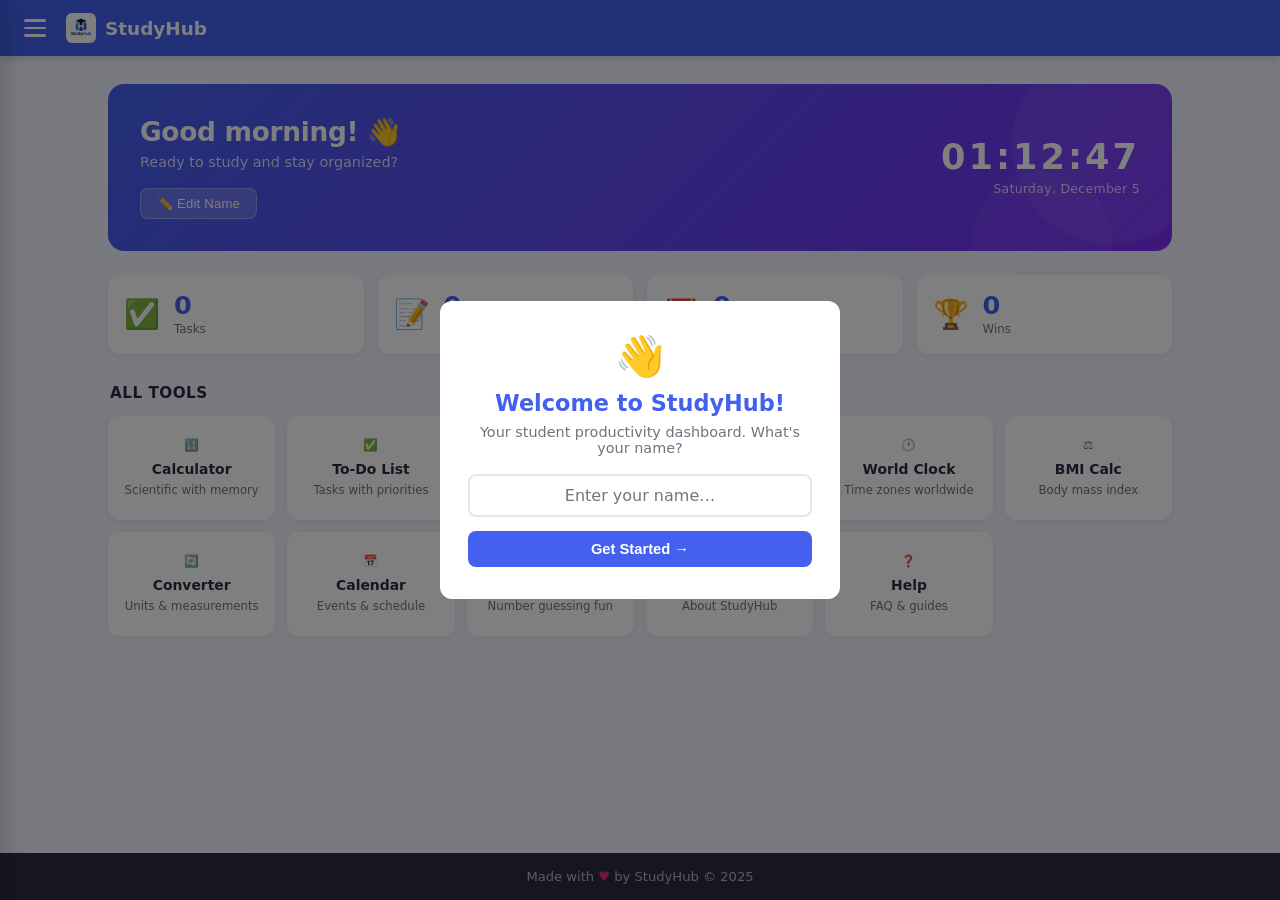
<file: index.html>
<!DOCTYPE html>
<html lang="en">
<head>
  <meta charset="UTF-8">
  <meta name="viewport" content="width=device-width, initial-scale=1.0">
  <title>StudyHub – Student Dashboard</title>
  <link rel="stylesheet" href="css/style.css">
  <link rel="stylesheet" href="css/home.css">
</head>
<body>

<!-- NAME MODAL -->
<div class="modal-overlay hidden" id="nameModal">
  <div class="modal-box">
    <div style="font-size:2.5rem;margin-bottom:10px">👋</div>
    <h2>Welcome to StudyHub!</h2>
    <p>Your student productivity dashboard. What's your name?</p>
    <input type="text" class="input" id="nameInput" placeholder="Enter your name…" maxlength="30" autofocus>
    <button class="btn btn-primary w-full" onclick="saveName()">Get Started →</button>
  </div>
</div>

<!-- OVERLAY + SIDEBAR -->
<div class="overlay" id="overlay"></div>
<aside class="sidebar" id="sidebar">
  <div class="sidebar-header">
    <img src="images/logo.png" alt="StudyHub">
    <span class="sidebar-title">StudyHub</span>
    <button class="sidebar-close" id="sidebarClose">✕</button>
  </div>
  <nav class="sidebar-nav">
    <a href="index.html" class="sidebar-link active"><span class="link-icon">🏠</span> Home</a>
    <a href="calculator.html" class="sidebar-link"><span class="link-icon">🔢</span> Calculator</a>
    <a href="todo.html" class="sidebar-link"><span class="link-icon">✅</span> To-Do</a>
    <a href="notes.html" class="sidebar-link"><span class="link-icon">📝</span> Notes</a>
    <a href="stopwatch.html" class="sidebar-link"><span class="link-icon">⏱️</span> Stopwatch</a>
    <a href="clock.html" class="sidebar-link"><span class="link-icon">🕐</span> Clock</a>
    <a href="bmi.html" class="sidebar-link"><span class="link-icon">⚖️</span> BMI Calculator</a>
    <a href="converter.html" class="sidebar-link"><span class="link-icon">🔄</span> Converter</a>
    <a href="calendar.html" class="sidebar-link"><span class="link-icon">📅</span> Calendar</a>
    <a href="game.html" class="sidebar-link"><span class="link-icon">🎯</span> Guess Game</a>
    <a href="about.html" class="sidebar-link"><span class="link-icon">ℹ️</span> About</a>
    <a href="help.html" class="sidebar-link"><span class="link-icon">❓</span> Help</a>
  </nav>
  <div class="sidebar-footer">StudyHub &copy; 2025</div>
</aside>

<!-- NAVBAR -->
<nav class="navbar">
  <div class="nav-container">
    <button class="hamburger" id="hamburger" aria-label="Menu">
      <span></span><span></span><span></span>
    </button>
    <a href="index.html" class="nav-brand">
      <img src="images/logo.png" alt="StudyHub" class="nav-logo">
      <span class="brand-text">StudyHub</span>
    </a>
  </div>
</nav>

<main class="main">

  <!-- WELCOME BANNER -->
  <div class="banner">
    <div class="banner-left">
      <h1 id="greetMsg">Good morning! 👋</h1>
      <p id="greetSub">Ready to study and stay organized?</p>
      <button class="edit-btn" onclick="editName()">✏️ Edit Name</button>
    </div>
    <div class="banner-right">
      <div class="live-time" id="liveTime">00:00:00</div>
      <div class="live-date" id="liveDate">Loading…</div>
    </div>
  </div>

  <!-- STATS -->
  <div class="stats-row">
    <div class="stat-box">
      <span class="stat-icon">✅</span>
      <div>
        <div class="stat-num" id="statTodo">0</div>
        <div class="stat-lbl">Tasks</div>
      </div>
    </div>
    <div class="stat-box">
      <span class="stat-icon">📝</span>
      <div>
        <div class="stat-num" id="statNotes">0</div>
        <div class="stat-lbl">Notes</div>
      </div>
    </div>
    <div class="stat-box">
      <span class="stat-icon">📅</span>
      <div>
        <div class="stat-num" id="statEvents">0</div>
        <div class="stat-lbl">Events</div>
      </div>
    </div>
    <div class="stat-box">
      <span class="stat-icon">🏆</span>
      <div>
        <div class="stat-num" id="statScore">0</div>
        <div class="stat-lbl">Wins</div>
      </div>
    </div>
  </div>

  <!-- TOOLS GRID -->
  <h2 class="section-title">All Tools</h2>
  <div class="tools-grid">
    <a href="calculator.html" class="tool-card">
      <span class="tool-icon">🔢</span>
      <strong>Calculator</strong>
      <span>Scientific with memory</span>
    </a>
    <a href="todo.html" class="tool-card">
      <span class="tool-icon">✅</span>
      <strong>To-Do List</strong>
      <span>Tasks with priorities</span>
    </a>
    <a href="notes.html" class="tool-card">
      <span class="tool-icon">📝</span>
      <strong>Notes</strong>
      <span>Write & save notes</span>
    </a>
    <a href="stopwatch.html" class="tool-card">
      <span class="tool-icon">⏱️</span>
      <strong>Stopwatch</strong>
      <span>Timer & lap tracking</span>
    </a>
    <a href="clock.html" class="tool-card">
      <span class="tool-icon">🕐</span>
      <strong>World Clock</strong>
      <span>Time zones worldwide</span>
    </a>
    <a href="bmi.html" class="tool-card">
      <span class="tool-icon">⚖️</span>
      <strong>BMI Calc</strong>
      <span>Body mass index</span>
    </a>
    <a href="converter.html" class="tool-card">
      <span class="tool-icon">🔄</span>
      <strong>Converter</strong>
      <span>Units & measurements</span>
    </a>
    <a href="calendar.html" class="tool-card">
      <span class="tool-icon">📅</span>
      <strong>Calendar</strong>
      <span>Events & schedule</span>
    </a>
    <a href="game.html" class="tool-card">
      <span class="tool-icon">🎯</span>
      <strong>Guess Game</strong>
      <span>Number guessing fun</span>
    </a>
    <a href="about.html" class="tool-card">
      <span class="tool-icon">ℹ️</span>
      <strong>About</strong>
      <span>About StudyHub</span>
    </a>
    <a href="help.html" class="tool-card">
      <span class="tool-icon">❓</span>
      <strong>Help</strong>
      <span>FAQ & guides</span>
    </a>
  </div>

</main>

<footer>
  <p>Made with <span>♥</span> by StudyHub &copy; 2025</p>
</footer>

<div class="toast-container" id="toastContainer"></div>

<script>
  (function() {
    var sb = document.getElementById('sidebar');
    var ov = document.getElementById('overlay');
    var hb = document.getElementById('hamburger');
    var sc = document.getElementById('sidebarClose');
    function openSB()  { sb.classList.add('open'); ov.classList.add('open'); }
    function closeSB() { sb.classList.remove('open'); ov.classList.remove('open'); }
    hb.addEventListener('click', function() { sb.classList.contains('open') ? closeSB() : openSB(); });
    sc.addEventListener('click', closeSB);
    ov.addEventListener('click', closeSB);
    document.addEventListener('keydown', function(e) { if (e.key === 'Escape') closeSB(); });
  })();
  function toast(msg, type) {
    var t = document.createElement('div');
    t.className = 'toast' + (type ? ' ' + type : '');
    t.textContent = msg;
    document.getElementById('toastContainer').appendChild(t);
    setTimeout(function() { t.remove(); }, 3000);
  }
</script>
<script src="js/home.js"></script>
</body>
</html>
</file>
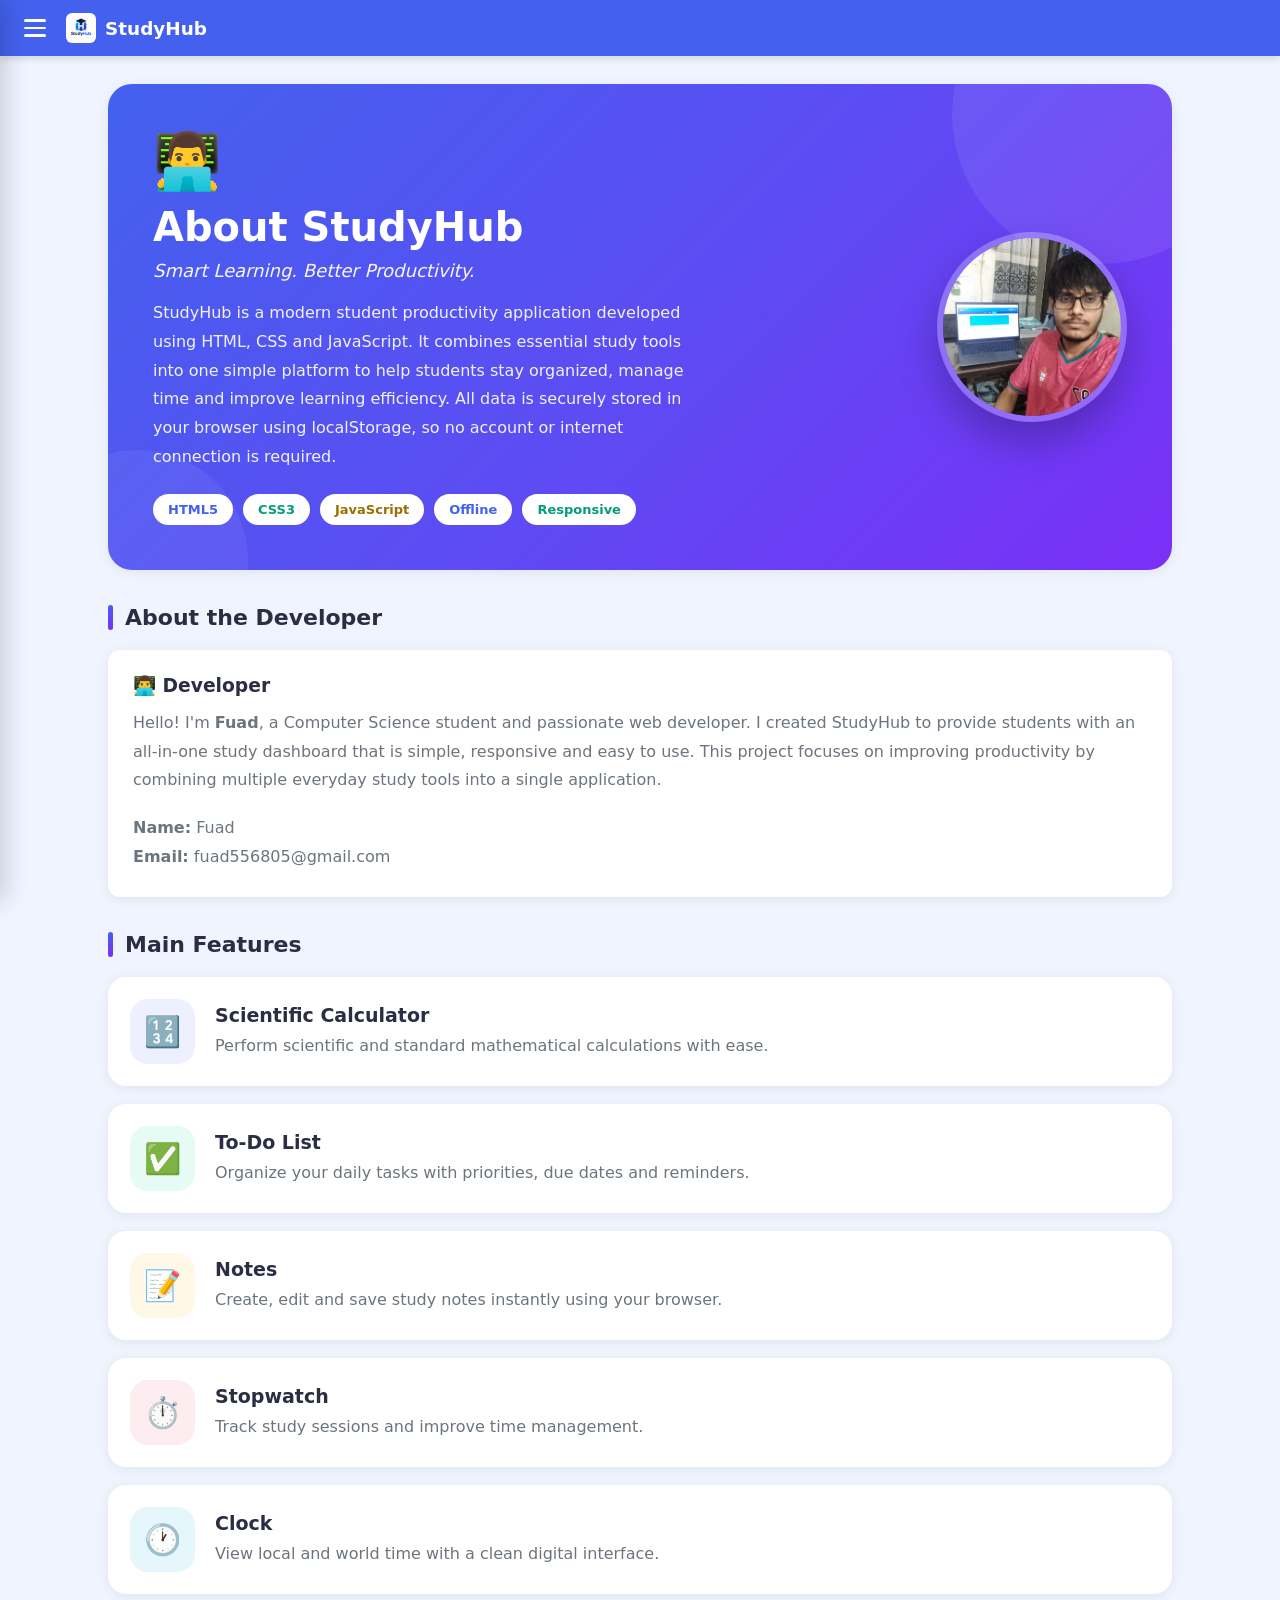
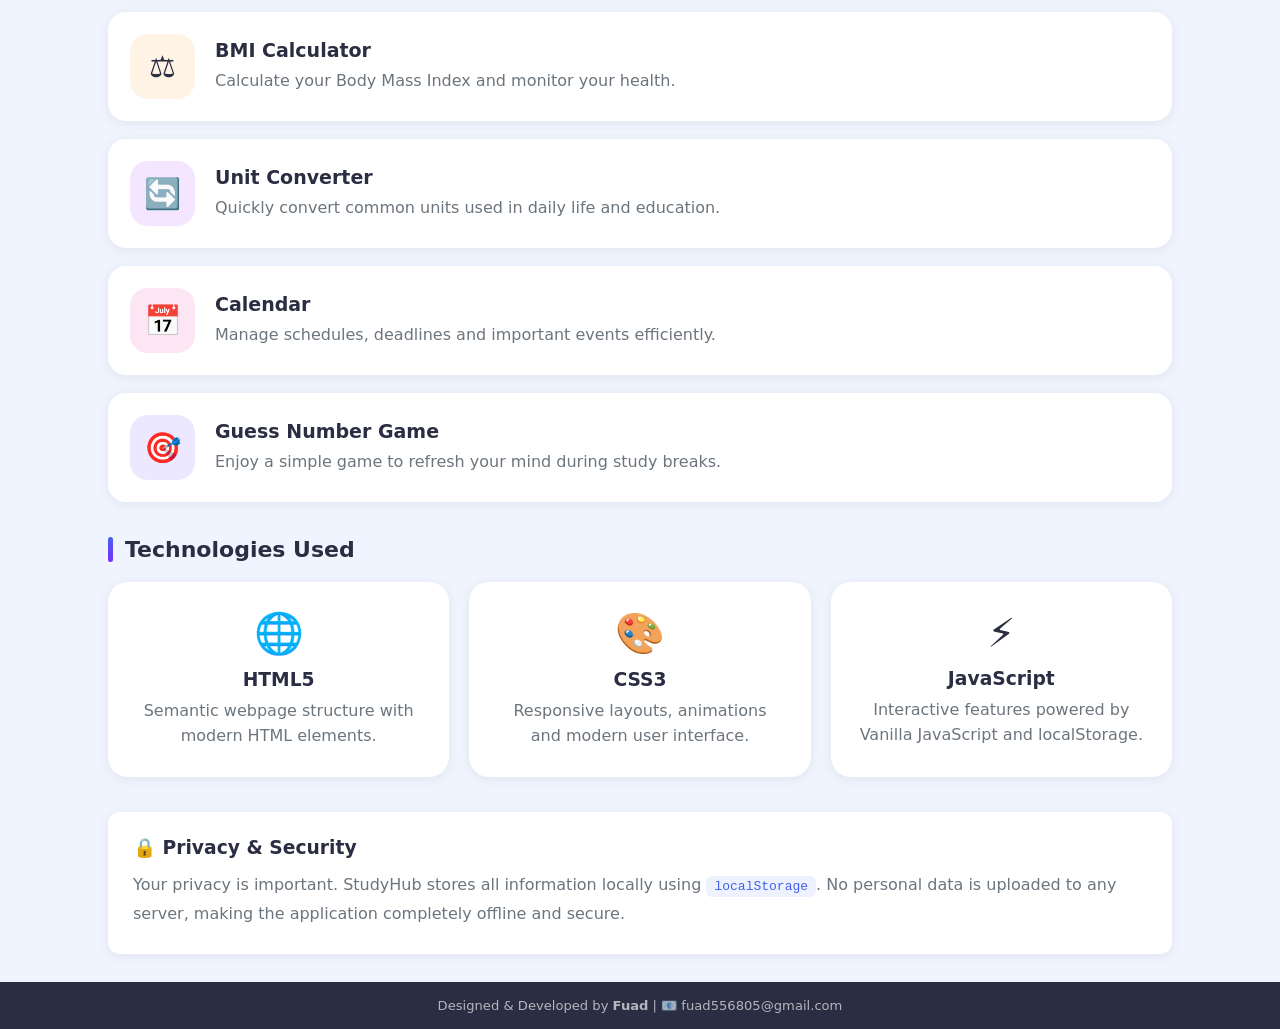
<file: about.html>
<!doctype html>
<html lang="en">
  <head>
    <meta charset="UTF-8" />
    <meta name="viewport" content="width=device-width, initial-scale=1.0" />
    <title>About – StudyHub</title>
    <link rel="stylesheet" href="css/style.css" />
    <link rel="stylesheet" href="css/about.css" />
  </head>
  <body>
    <div class="overlay" id="overlay"></div>
    <aside class="sidebar" id="sidebar">
      <div class="sidebar-header">
        <img src="images/logo.png" alt="StudyHub" />
        <span class="sidebar-title">StudyHub</span>
        <button class="sidebar-close" id="sidebarClose">✕</button>
      </div>
      <nav class="sidebar-nav">
        <a href="index.html" class="sidebar-link"
          ><span class="link-icon">🏠</span> Home</a
        >
        <a href="calculator.html" class="sidebar-link"
          ><span class="link-icon">🔢</span> Calculator</a
        >
        <a href="todo.html" class="sidebar-link"
          ><span class="link-icon">✅</span> To-Do</a
        >
        <a href="notes.html" class="sidebar-link"
          ><span class="link-icon">📝</span> Notes</a
        >
        <a href="stopwatch.html" class="sidebar-link"
          ><span class="link-icon">⏱️</span> Stopwatch</a
        >
        <a href="clock.html" class="sidebar-link"
          ><span class="link-icon">🕐</span> Clock</a
        >
        <a href="bmi.html" class="sidebar-link"
          ><span class="link-icon">⚖️</span> BMI Calculator</a
        >
        <a href="converter.html" class="sidebar-link"
          ><span class="link-icon">🔄</span> Converter</a
        >
        <a href="calendar.html" class="sidebar-link"
          ><span class="link-icon">📅</span> Calendar</a
        >
        <a href="game.html" class="sidebar-link"
          ><span class="link-icon">🎯</span> Guess Game</a
        >
        <a href="about.html" class="sidebar-link active"
          ><span class="link-icon">ℹ️</span> About</a
        >
        <a href="help.html" class="sidebar-link"
          ><span class="link-icon">❓</span> Help</a
        >
      </nav>
      <div class="sidebar-footer">StudyHub &copy; 2025</div>
    </aside>

    <nav class="navbar">
      <div class="nav-container">
        <button class="hamburger" id="hamburger" aria-label="Menu">
          <span></span><span></span><span></span>
        </button>
        <a href="index.html" class="nav-brand">
          <img src="images/logo.png" alt="StudyHub" class="nav-logo" />
          <span class="brand-text">StudyHub</span>
        </a>
      </div>
    </nav>


    <main class="main">
      <div class="about-hero card">
        <div class="hero-left">
          <div class="hero-logo">👨‍💻</div>

          <h1>About StudyHub</h1>

          <p class="hero-tagline">Smart Learning. Better Productivity.</p>

          <p class="hero-desc">
            StudyHub is a modern student productivity application developed
            using HTML, CSS and JavaScript. It combines essential study tools
            into one simple platform to help students stay organized, manage
            time and improve learning efficiency. All data is securely stored in
            your browser using localStorage, so no account or internet
            connection is required.
          </p>

          <div class="hero-badges">
            <span class="badge badge-primary">HTML5</span>
            <span class="badge badge-success">CSS3</span>
            <span class="badge badge-warning">JavaScript</span>
            <span class="badge badge-primary">Offline</span>
            <span class="badge badge-success">Responsive</span>
          </div>
        </div>

        <div class="hero-right">
          <img src="images/fuad.jpg" alt="Fuad" class="about-logo" />
        </div>
      </div>

      <div class="section-title mt-3">
        <span></span>
        About the Developer
      </div>

      <div class="card privacy-card">
        <h3>👨‍💻 Developer</h3>

        <p>
          Hello! I'm <strong>Fuad</strong>, a Computer Science student and
          passionate web developer. I created StudyHub to provide students with
          an all-in-one study dashboard that is simple, responsive and easy to
          use. This project focuses on improving productivity by combining
          multiple everyday study tools into a single application.
        </p>

        <br />

        <p><strong>Name:</strong> Fuad</p>
        <p><strong>Email:</strong> fuad556805@gmail.com</p>
      </div>

      <div class="section-title mt-3">
        <span></span>
        Main Features
      </div>

      <div class="features-list">
        <div class="feature-row card">
          <div class="fr-icon" style="background: #eef0ff">🔢</div>
          <div class="fr-body">
            <h3>Scientific Calculator</h3>
            <p>
              Perform scientific and standard mathematical calculations with
              ease.
            </p>
          </div>
        </div>

        <div class="feature-row card">
          <div class="fr-icon" style="background: #e6fbf4">✅</div>
          <div class="fr-body">
            <h3>To-Do List</h3>
            <p>
              Organize your daily tasks with priorities, due dates and
              reminders.
            </p>
          </div>
        </div>

        <div class="feature-row card">
          <div class="fr-icon" style="background: #fff8e6">📝</div>
          <div class="fr-body">
            <h3>Notes</h3>
            <p>
              Create, edit and save study notes instantly using your browser.
            </p>
          </div>
        </div>

        <div class="feature-row card">
          <div class="fr-icon" style="background: #fdedf1">⏱️</div>
          <div class="fr-body">
            <h3>Stopwatch</h3>
            <p>Track study sessions and improve time management.</p>
          </div>
        </div>

        <div class="feature-row card">
          <div class="fr-icon" style="background: #e6f7fb">🕐</div>
          <div class="fr-body">
            <h3>Clock</h3>
            <p>View local and world time with a clean digital interface.</p>
          </div>
        </div>

        <div class="feature-row card">
          <div class="fr-icon" style="background: #fff3e6">⚖️</div>
          <div class="fr-body">
            <h3>BMI Calculator</h3>
            <p>Calculate your Body Mass Index and monitor your health.</p>
          </div>
        </div>

        <div class="feature-row card">
          <div class="fr-icon" style="background: #f5e6ff">🔄</div>
          <div class="fr-body">
            <h3>Unit Converter</h3>
            <p>
              Quickly convert common units used in daily life and education.
            </p>
          </div>
        </div>

        <div class="feature-row card">
          <div class="fr-icon" style="background: #fde6f3">📅</div>
          <div class="fr-body">
            <h3>Calendar</h3>
            <p>Manage schedules, deadlines and important events efficiently.</p>
          </div>
        </div>

        <div class="feature-row card">
          <div class="fr-icon" style="background: #ece8ff">🎯</div>
          <div class="fr-body">
            <h3>Guess Number Game</h3>
            <p>Enjoy a simple game to refresh your mind during study breaks.</p>
          </div>
        </div>
      </div>

      <div class="section-title mt-3">
        <span></span>
        Technologies Used
      </div>

      <div class="tech-grid">
        <div class="tech-card card">
          <div style="font-size: 2.5rem">🌐</div>
          <h3>HTML5</h3>
          <p>Semantic webpage structure with modern HTML elements.</p>
        </div>

        <div class="tech-card card">
          <div style="font-size: 2.5rem">🎨</div>
          <h3>CSS3</h3>
          <p>Responsive layouts, animations and modern user interface.</p>
        </div>

        <div class="tech-card card">
          <div style="font-size: 2.5rem">⚡</div>
          <h3>JavaScript</h3>
          <p>
            Interactive features powered by Vanilla JavaScript and localStorage.
          </p>
        </div>
      </div>

      <div class="card mt-3 privacy-card">
        <h3>🔒 Privacy & Security</h3>

        <p>
          Your privacy is important. StudyHub stores all information locally
          using
          <code>localStorage</code>. No personal data is uploaded to any server,
          making the application completely offline and secure.
        </p>
      </div>
    </main>

    <footer>
      <p>
        Designed & Developed by
        <strong>Fuad</strong> | 📧 fuad556805@gmail.com
      </p>
    </footer>

    <div class="toast-container" id="toastContainer"></div>
    <script>
      (function () {
        var sb = document.getElementById("sidebar");
        var ov = document.getElementById("overlay");
        var hb = document.getElementById("hamburger");
        var sc = document.getElementById("sidebarClose");
        function openSB() {
          sb.classList.add("open");
          ov.classList.add("open");
        }
        function closeSB() {
          sb.classList.remove("open");
          ov.classList.remove("open");
        }
        hb.addEventListener("click", function () {
          sb.classList.contains("open") ? closeSB() : openSB();
        });
        sc.addEventListener("click", closeSB);
        ov.addEventListener("click", closeSB);
        document.addEventListener("keydown", function (e) {
          if (e.key === "Escape") closeSB();
        });
      })();
    </script>
  </body>
</html>
</file>
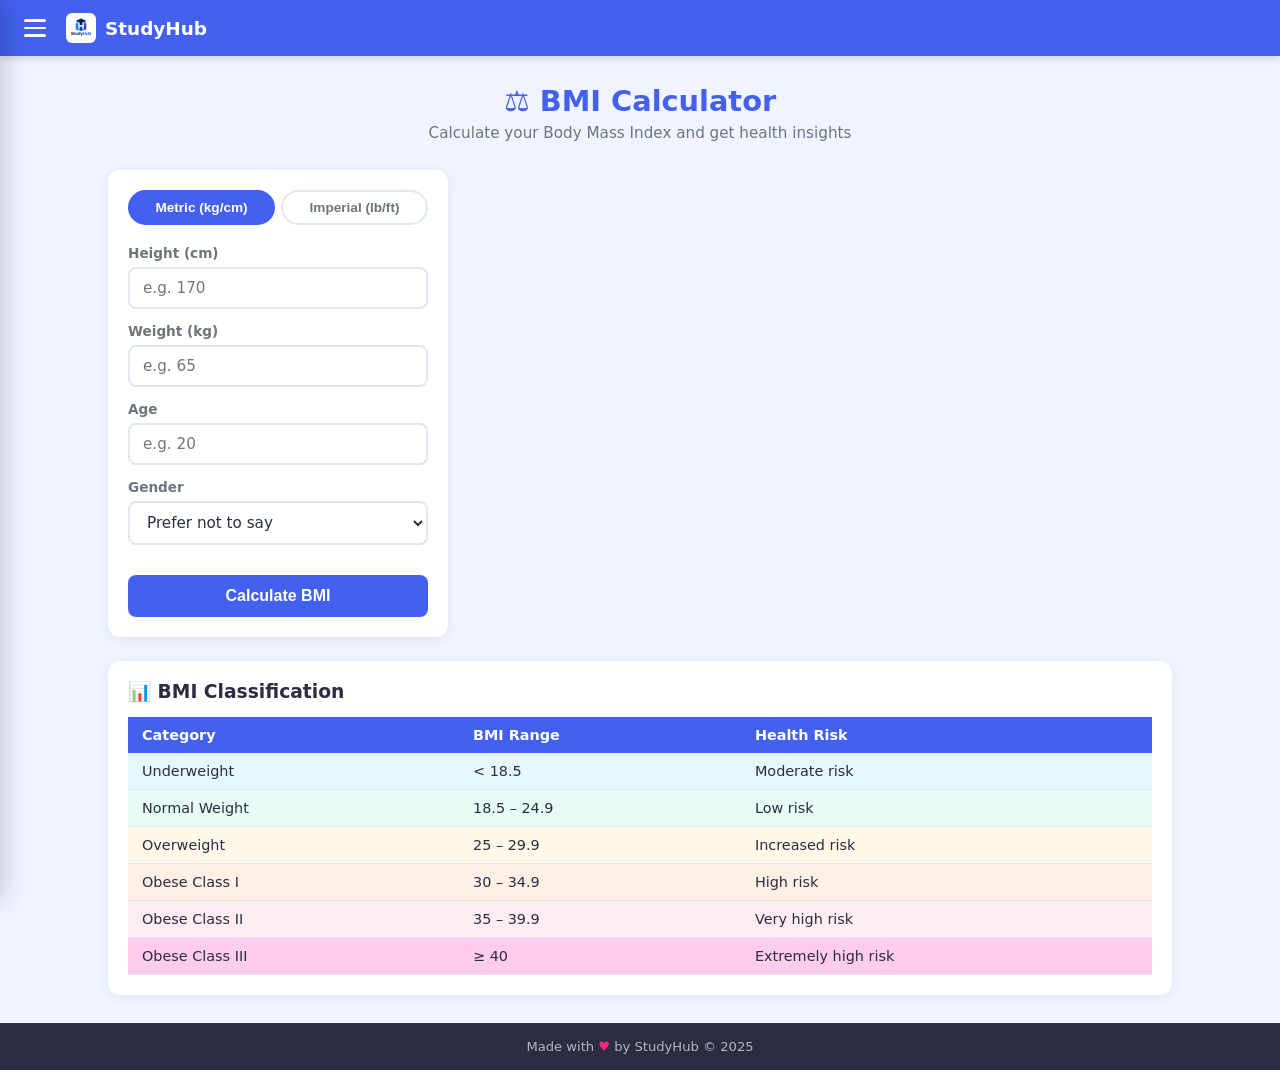
<file: bmi.html>
<!DOCTYPE html>
<html lang="en">
<head>
  <meta charset="UTF-8">
  <meta name="viewport" content="width=device-width, initial-scale=1.0">
  <title>BMI Calculator – StudyHub</title>
  <link rel="stylesheet" href="css/style.css">
  <link rel="stylesheet" href="css/bmi.css">
</head>
<body>

<div class="overlay" id="overlay"></div>
<aside class="sidebar" id="sidebar">
  <div class="sidebar-header">
    <img src="images/logo.png" alt="StudyHub">
    <span class="sidebar-title">StudyHub</span>
    <button class="sidebar-close" id="sidebarClose">✕</button>
  </div>
  <nav class="sidebar-nav">
    <a href="index.html" class="sidebar-link"><span class="link-icon">🏠</span> Home</a>
    <a href="calculator.html" class="sidebar-link"><span class="link-icon">🔢</span> Calculator</a>
    <a href="todo.html" class="sidebar-link"><span class="link-icon">✅</span> To-Do</a>
    <a href="notes.html" class="sidebar-link"><span class="link-icon">📝</span> Notes</a>
    <a href="stopwatch.html" class="sidebar-link"><span class="link-icon">⏱️</span> Stopwatch</a>
    <a href="clock.html" class="sidebar-link"><span class="link-icon">🕐</span> Clock</a>
    <a href="bmi.html" class="sidebar-link active"><span class="link-icon">⚖️</span> BMI Calculator</a>
    <a href="converter.html" class="sidebar-link"><span class="link-icon">🔄</span> Converter</a>
    <a href="calendar.html" class="sidebar-link"><span class="link-icon">📅</span> Calendar</a>
    <a href="game.html" class="sidebar-link"><span class="link-icon">🎯</span> Guess Game</a>
    <a href="about.html" class="sidebar-link"><span class="link-icon">ℹ️</span> About</a>
    <a href="help.html" class="sidebar-link"><span class="link-icon">❓</span> Help</a>
  </nav>
  <div class="sidebar-footer">StudyHub &copy; 2025</div>
</aside>

<nav class="navbar">
  <div class="nav-container">
    <button class="hamburger" id="hamburger" aria-label="Menu">
      <span></span><span></span><span></span>
    </button>
    <a href="index.html" class="nav-brand">
      <img src="images/logo.png" alt="StudyHub" class="nav-logo">
      <span class="brand-text">StudyHub</span>
    </a>
  </div>
</nav>

<main class="main">
  <div class="page-header">
    <h1>⚖️ BMI Calculator</h1>
    <p>Calculate your Body Mass Index and get health insights</p>
  </div>

  <div class="bmi-layout">
    <div class="card bmi-input-card">
      <div class="unit-toggle">
        <button class="utab active" id="tabMetric" onclick="setUnit('metric',this)">Metric (kg/cm)</button>
        <button class="utab" id="tabImperial" onclick="setUnit('imperial',this)">Imperial (lb/ft)</button>
      </div>

      <div id="metricInputs">
        <div class="input-group">
          <label>Height (cm)</label>
          <input type="number" class="input" id="heightCm" placeholder="e.g. 170" min="50" max="300">
        </div>
        <div class="input-group">
          <label>Weight (kg)</label>
          <input type="number" class="input" id="weightKg" placeholder="e.g. 65" min="10" max="500">
        </div>
      </div>

      <div id="imperialInputs" style="display:none">
        <div class="input-group">
          <label>Height</label>
          <div style="display:flex;gap:8px">
            <input type="number" class="input" id="heightFt" placeholder="ft" min="1" max="9">
            <input type="number" class="input" id="heightIn" placeholder="in" min="0" max="11">
          </div>
        </div>
        <div class="input-group">
          <label>Weight (lbs)</label>
          <input type="number" class="input" id="weightLb" placeholder="e.g. 145" min="20" max="1000">
        </div>
      </div>

      <div class="input-group">
        <label>Age</label>
        <input type="number" class="input" id="ageInput" placeholder="e.g. 20" min="1" max="120">
      </div>
      <div class="input-group">
        <label>Gender</label>
        <select class="input" id="genderInput">
          <option value="">Prefer not to say</option>
          <option value="male">Male</option>
          <option value="female">Female</option>
        </select>
      </div>
      <button class="btn btn-primary btn-lg w-full mt-2" onclick="calcBMI()">Calculate BMI</button>
    </div>

    <div class="card bmi-result-card" id="bmiResult" style="display:none">
      <div class="bmi-value-section">
        <div class="bmi-num" id="bmiNum">--</div>
        <div class="bmi-cat" id="bmiCat">--</div>
        <div class="bmi-emoji" id="bmiEmoji">🤔</div>
      </div>
      <div class="bmi-gauge-wrap">
        <div class="bmi-gauge">
          <div class="gauge-fill" id="gaugeFill"></div>
          <div class="gauge-needle" id="gaugeNeedle"></div>
          <div class="gauge-labels">
            <span>Underweight</span><span>Normal</span><span>Overweight</span><span>Obese</span>
          </div>
        </div>
      </div>
      <div class="bmi-info-grid" id="bmiInfoGrid"></div>
      <div class="health-tips" id="healthTips"></div>
    </div>
  </div>

  <div class="card mt-3">
    <h3 style="margin-bottom:14px;font-weight:700">📊 BMI Classification</h3>
    <div class="bmi-table-wrap">
      <table class="bmi-table">
        <thead><tr><th>Category</th><th>BMI Range</th><th>Health Risk</th></tr></thead>
        <tbody>
          <tr class="row-underweight"><td>Underweight</td><td>&lt; 18.5</td><td>Moderate risk</td></tr>
          <tr class="row-normal"><td>Normal Weight</td><td>18.5 – 24.9</td><td>Low risk</td></tr>
          <tr class="row-overweight"><td>Overweight</td><td>25 – 29.9</td><td>Increased risk</td></tr>
          <tr class="row-obese1"><td>Obese Class I</td><td>30 – 34.9</td><td>High risk</td></tr>
          <tr class="row-obese2"><td>Obese Class II</td><td>35 – 39.9</td><td>Very high risk</td></tr>
          <tr class="row-obese3"><td>Obese Class III</td><td>&ge; 40</td><td>Extremely high risk</td></tr>
        </tbody>
      </table>
    </div>
  </div>
</main>

<footer><p>Made with <span>♥</span> by StudyHub &copy; 2025</p></footer>
<div class="toast-container" id="toastContainer"></div>
<script>
  (function() {
    var sb = document.getElementById('sidebar');
    var ov = document.getElementById('overlay');
    var hb = document.getElementById('hamburger');
    var sc = document.getElementById('sidebarClose');
    function openSB()  { sb.classList.add('open'); ov.classList.add('open'); }
    function closeSB() { sb.classList.remove('open'); ov.classList.remove('open'); }
    hb.addEventListener('click', function() { sb.classList.contains('open') ? closeSB() : openSB(); });
    sc.addEventListener('click', closeSB);
    ov.addEventListener('click', closeSB);
    document.addEventListener('keydown', function(e) { if (e.key === 'Escape') closeSB(); });
  })();
  function toast(msg, type) {
    var t = document.createElement('div');
    t.className = 'toast' + (type ? ' ' + type : '');
    t.textContent = msg;
    document.getElementById('toastContainer').appendChild(t);
    setTimeout(function() { t.remove(); }, 3000);
  }
</script>
<script src="js/bmi.js"></script>
</body>
</html>
</file>
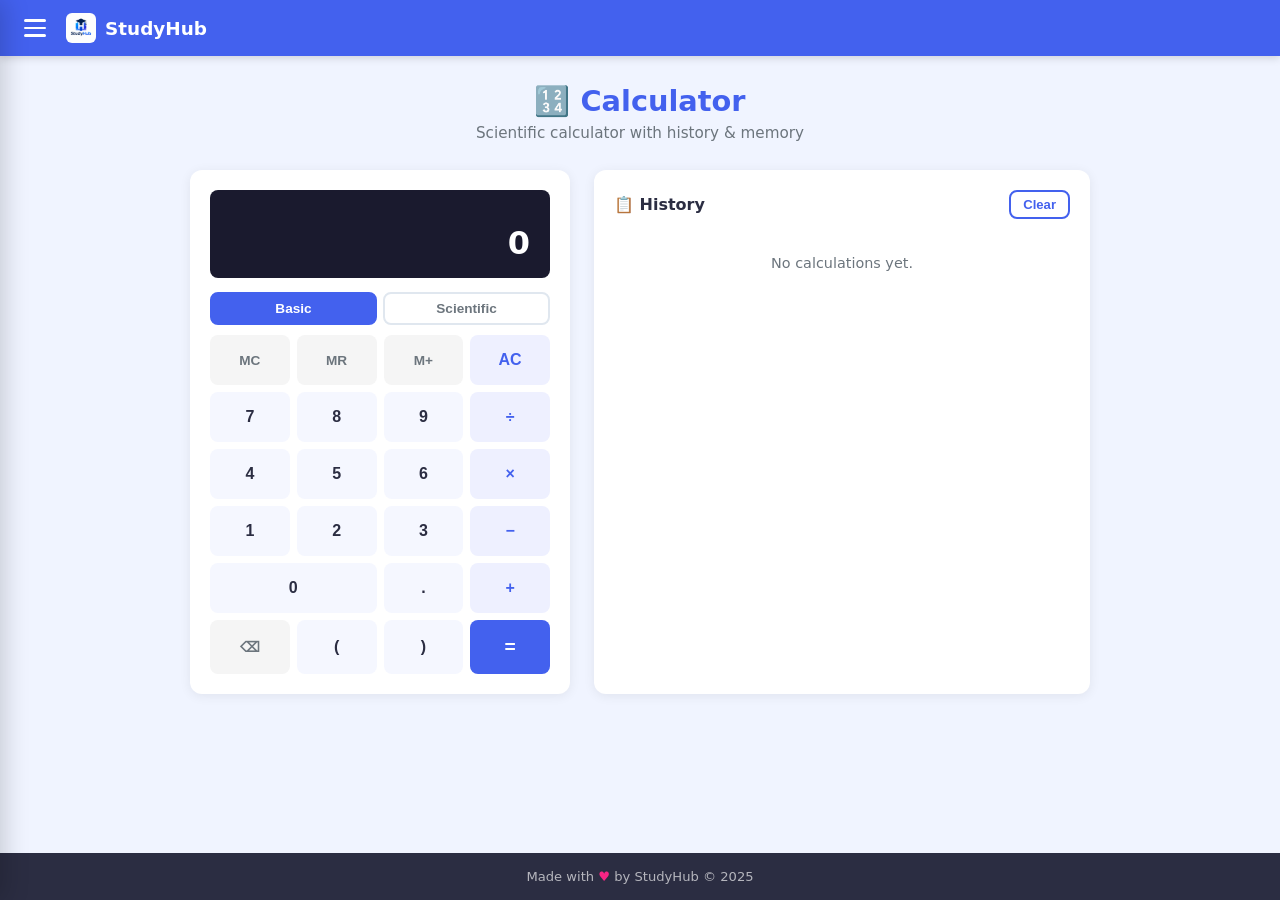
<file: calculator.html>
<!DOCTYPE html>
<html lang="en">
<head>
  <meta charset="UTF-8">
  <meta name="viewport" content="width=device-width, initial-scale=1.0">
  <title>Calculator – StudyHub</title>
  <link rel="stylesheet" href="css/style.css">
  <link rel="stylesheet" href="css/calculator.css">
</head>
<body>

<div class="overlay" id="overlay"></div>
<aside class="sidebar" id="sidebar">
  <div class="sidebar-header">
    <img src="images/logo.png" alt="StudyHub">
    <span class="sidebar-title">StudyHub</span>
    <button class="sidebar-close" id="sidebarClose">✕</button>
  </div>
  <nav class="sidebar-nav">
    <a href="index.html" class="sidebar-link"><span class="link-icon">🏠</span> Home</a>
    <a href="calculator.html" class="sidebar-link active"><span class="link-icon">🔢</span> Calculator</a>
    <a href="todo.html" class="sidebar-link"><span class="link-icon">✅</span> To-Do</a>
    <a href="notes.html" class="sidebar-link"><span class="link-icon">📝</span> Notes</a>
    <a href="stopwatch.html" class="sidebar-link"><span class="link-icon">⏱️</span> Stopwatch</a>
    <a href="clock.html" class="sidebar-link"><span class="link-icon">🕐</span> Clock</a>
    <a href="bmi.html" class="sidebar-link"><span class="link-icon">⚖️</span> BMI Calculator</a>
    <a href="converter.html" class="sidebar-link"><span class="link-icon">🔄</span> Converter</a>
    <a href="calendar.html" class="sidebar-link"><span class="link-icon">📅</span> Calendar</a>
    <a href="game.html" class="sidebar-link"><span class="link-icon">🎯</span> Guess Game</a>
    <a href="about.html" class="sidebar-link"><span class="link-icon">ℹ️</span> About</a>
    <a href="help.html" class="sidebar-link"><span class="link-icon">❓</span> Help</a>
  </nav>
  <div class="sidebar-footer">StudyHub &copy; 2025</div>
</aside>

<nav class="navbar">
  <div class="nav-container">
    <button class="hamburger" id="hamburger" aria-label="Menu">
      <span></span><span></span><span></span>
    </button>
    <a href="index.html" class="nav-brand">
      <img src="images/logo.png" alt="StudyHub" class="nav-logo">
      <span class="brand-text">StudyHub</span>
    </a>
  </div>
</nav>

<main class="main">
  <div class="page-header">
    <h1>🔢 Calculator</h1>
    <p>Scientific calculator with history &amp; memory</p>
  </div>

  <div class="calc-layout">
    <div class="calc-card card">
      <div class="calc-display">
        <div class="calc-expr" id="calcExpr">&nbsp;</div>
        <div class="calc-result" id="calcResult">0</div>
      </div>
      <div class="calc-tabs">
        <button class="ctab active" data-mode="basic" onclick="setMode('basic',this)">Basic</button>
        <button class="ctab" data-mode="sci" onclick="setMode('sci',this)">Scientific</button>
      </div>
      <div class="sci-row" id="sciRow">
        <button onclick="calcSci('Math.sin')">sin</button>
        <button onclick="calcSci('Math.cos')">cos</button>
        <button onclick="calcSci('Math.tan')">tan</button>
        <button onclick="calcSci('Math.log10')">log</button>
        <button onclick="calcSci('Math.log')">ln</button>
        <button onclick="calcSci('Math.sqrt')">√</button>
        <button onclick="calcSci('Math.abs')">|x|</button>
        <button onclick="appendKey('**2')">x²</button>
        <button onclick="appendKey('**')">xⁿ</button>
        <button onclick="appendKey('Math.PI')">π</button>
        <button onclick="appendKey('Math.E')">e</button>
        <button onclick="calcSci('1/')">1/x</button>
      </div>
      <div class="calc-pad">
        <button class="fn-btn" onclick="clearMem()">MC</button>
        <button class="fn-btn" onclick="recallMem()">MR</button>
        <button class="fn-btn" onclick="storeMem()">M+</button>
        <button class="op-btn" onclick="clearAll()">AC</button>
        <button onclick="appendKey('7')">7</button>
        <button onclick="appendKey('8')">8</button>
        <button onclick="appendKey('9')">9</button>
        <button class="op-btn" onclick="appendKey('/')">÷</button>
        <button onclick="appendKey('4')">4</button>
        <button onclick="appendKey('5')">5</button>
        <button onclick="appendKey('6')">6</button>
        <button class="op-btn" onclick="appendKey('*')">×</button>
        <button onclick="appendKey('1')">1</button>
        <button onclick="appendKey('2')">2</button>
        <button onclick="appendKey('3')">3</button>
        <button class="op-btn" onclick="appendKey('-')">−</button>
        <button onclick="appendKey('0')" class="span2">0</button>
        <button onclick="appendKey('.')">.</button>
        <button class="op-btn" onclick="appendKey('+')">+</button>
        <button onclick="backspace()" class="fn-btn">⌫</button>
        <button onclick="appendKey('(')">(</button>
        <button onclick="appendKey(')')">)</button>
        <button class="eq-btn" onclick="calculate()">=</button>
      </div>
    </div>
    <div class="card history-panel">
      <div class="flex justify-between items-center mb-2">
        <h3 style="font-size:1rem;font-weight:700">📋 History</h3>
        <button class="btn btn-sm btn-outline" onclick="clearHistory()">Clear</button>
      </div>
      <div class="hist-list" id="histList"><p class="no-hist">No calculations yet.</p></div>
    </div>
  </div>
</main>

<footer><p>Made with <span>♥</span> by StudyHub &copy; 2025</p></footer>
<div class="toast-container" id="toastContainer"></div>
<script>
  (function() {
    var sb = document.getElementById('sidebar');
    var ov = document.getElementById('overlay');
    var hb = document.getElementById('hamburger');
    var sc = document.getElementById('sidebarClose');
    function openSB()  { sb.classList.add('open'); ov.classList.add('open'); }
    function closeSB() { sb.classList.remove('open'); ov.classList.remove('open'); }
    hb.addEventListener('click', function() { sb.classList.contains('open') ? closeSB() : openSB(); });
    sc.addEventListener('click', closeSB);
    ov.addEventListener('click', closeSB);
    document.addEventListener('keydown', function(e) { if (e.key === 'Escape') closeSB(); });
  })();
  function toast(msg, type) {
    var t = document.createElement('div');
    t.className = 'toast' + (type ? ' ' + type : '');
    t.textContent = msg;
    document.getElementById('toastContainer').appendChild(t);
    setTimeout(function() { t.remove(); }, 3000);
  }
</script>
<script src="js/calculator.js"></script>
</body>
</html>
</file>
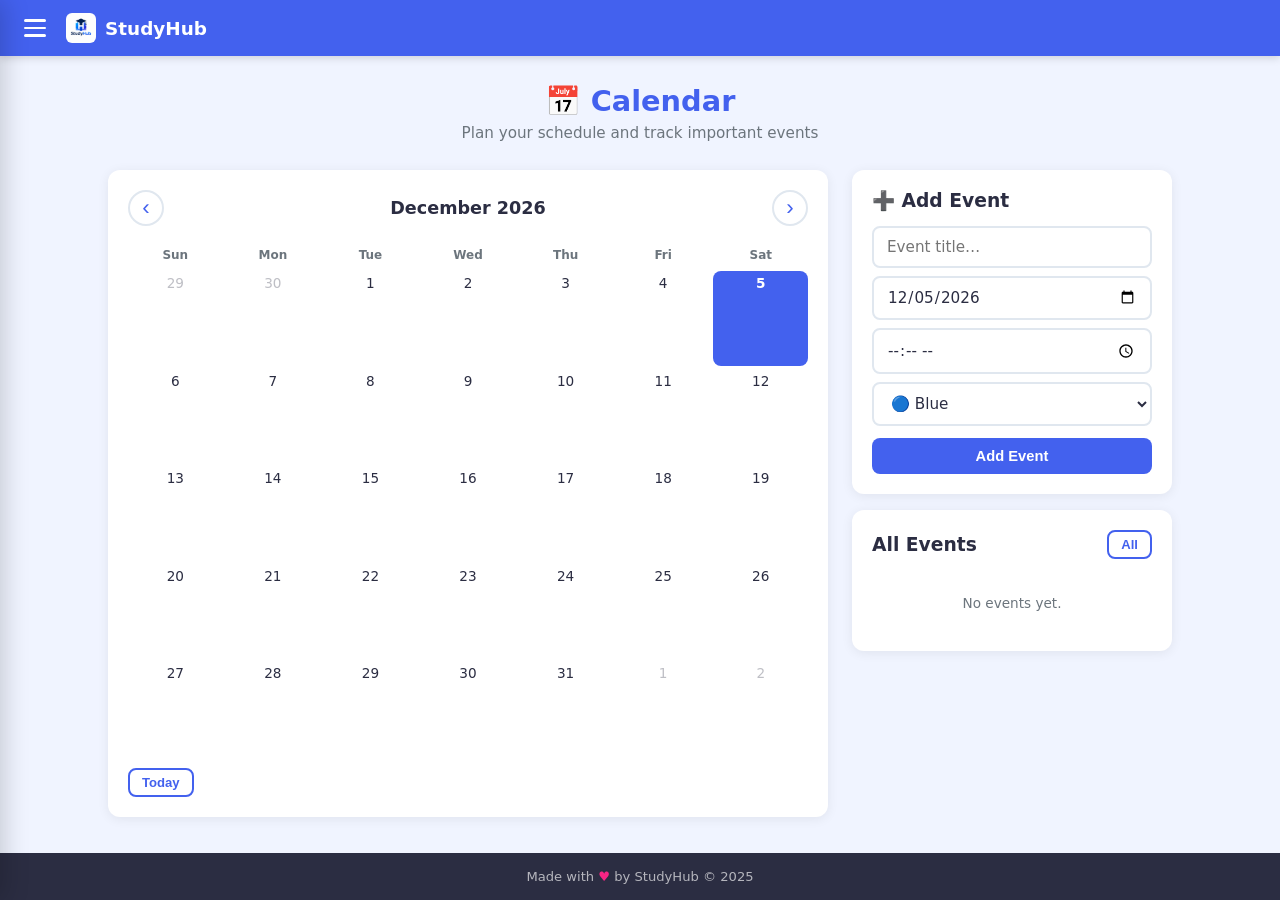
<file: calendar.html>
<!DOCTYPE html>
<html lang="en">
<head>
  <meta charset="UTF-8">
  <meta name="viewport" content="width=device-width, initial-scale=1.0">
  <title>Calendar – StudyHub</title>
  <link rel="stylesheet" href="css/style.css">
  <link rel="stylesheet" href="css/calendar.css">
</head>
<body>

<div class="overlay" id="overlay"></div>
<aside class="sidebar" id="sidebar">
  <div class="sidebar-header">
    <img src="images/logo.png" alt="StudyHub">
    <span class="sidebar-title">StudyHub</span>
    <button class="sidebar-close" id="sidebarClose">✕</button>
  </div>
  <nav class="sidebar-nav">
    <a href="index.html" class="sidebar-link"><span class="link-icon">🏠</span> Home</a>
    <a href="calculator.html" class="sidebar-link"><span class="link-icon">🔢</span> Calculator</a>
    <a href="todo.html" class="sidebar-link"><span class="link-icon">✅</span> To-Do</a>
    <a href="notes.html" class="sidebar-link"><span class="link-icon">📝</span> Notes</a>
    <a href="stopwatch.html" class="sidebar-link"><span class="link-icon">⏱️</span> Stopwatch</a>
    <a href="clock.html" class="sidebar-link"><span class="link-icon">🕐</span> Clock</a>
    <a href="bmi.html" class="sidebar-link"><span class="link-icon">⚖️</span> BMI Calculator</a>
    <a href="converter.html" class="sidebar-link"><span class="link-icon">🔄</span> Converter</a>
    <a href="calendar.html" class="sidebar-link active"><span class="link-icon">📅</span> Calendar</a>
    <a href="game.html" class="sidebar-link"><span class="link-icon">🎯</span> Guess Game</a>
    <a href="about.html" class="sidebar-link"><span class="link-icon">ℹ️</span> About</a>
    <a href="help.html" class="sidebar-link"><span class="link-icon">❓</span> Help</a>
  </nav>
  <div class="sidebar-footer">StudyHub &copy; 2025</div>
</aside>

<nav class="navbar">
  <div class="nav-container">
    <button class="hamburger" id="hamburger" aria-label="Menu">
      <span></span><span></span><span></span>
    </button>
    <a href="index.html" class="nav-brand">
      <img src="images/logo.png" alt="StudyHub" class="nav-logo">
      <span class="brand-text">StudyHub</span>
    </a>
  </div>
</nav>

<main class="main">
  <div class="page-header">
    <h1>📅 Calendar</h1>
    <p>Plan your schedule and track important events</p>
  </div>

  <div class="cal-layout">
    <div class="card cal-card">
      <div class="cal-header">
        <button class="cal-nav" onclick="changeMonth(-1)">&#8249;</button>
        <h2 class="cal-title" id="calTitle"></h2>
        <button class="cal-nav" onclick="changeMonth(1)">&#8250;</button>
      </div>
      <div class="cal-grid">
        <div class="cal-day-name">Sun</div>
        <div class="cal-day-name">Mon</div>
        <div class="cal-day-name">Tue</div>
        <div class="cal-day-name">Wed</div>
        <div class="cal-day-name">Thu</div>
        <div class="cal-day-name">Fri</div>
        <div class="cal-day-name">Sat</div>
        <div id="calDays"></div>
      </div>
      <button class="btn btn-outline btn-sm" onclick="goToday()" style="margin-top:12px">Today</button>
    </div>

    <div class="events-panel">
      <div class="card add-event-card">
        <h3 style="margin-bottom:14px;font-weight:700">➕ Add Event</h3>
        <input type="text" class="input" id="evTitle" placeholder="Event title…" maxlength="80" style="margin-bottom:8px">
        <input type="date" class="input" id="evDate" style="margin-bottom:8px">
        <input type="time" class="input" id="evTime" style="margin-bottom:8px">
        <select class="input" id="evColor" style="margin-bottom:12px">
          <option value="#4361ee">🔵 Blue</option>
          <option value="#06d6a0">🟢 Green</option>
          <option value="#ef476f">🔴 Red</option>
          <option value="#ffd166">🟡 Yellow</option>
          <option value="#7b2ff7">🟣 Purple</option>
          <option value="#f72585">🩷 Pink</option>
        </select>
        <button class="btn btn-primary w-full" onclick="addEvent()">Add Event</button>
      </div>

      <div class="card" style="margin-top:16px">
        <div class="flex justify-between items-center mb-2">
          <h3 style="font-weight:700" id="evListTitle">Upcoming Events</h3>
          <button class="btn btn-sm btn-outline" onclick="showAll()">All</button>
        </div>
        <div class="event-list" id="eventList"></div>
      </div>
    </div>
  </div>
</main>

<div class="modal-overlay hidden" id="evModal">
  <div class="modal-box" style="text-align:left;max-width:360px">
    <h3 id="evModalTitle" style="margin-bottom:6px;color:var(--primary)"></h3>
    <p id="evModalDate" style="color:var(--text-light);font-size:.9rem;margin-bottom:16px"></p>
    <button class="btn btn-danger w-full" onclick="deleteEvent()">🗑️ Delete Event</button>
    <button class="btn btn-outline w-full mt-1" onclick="closeModal()">Cancel</button>
  </div>
</div>

<footer><p>Made with <span>♥</span> by StudyHub &copy; 2025</p></footer>
<div class="toast-container" id="toastContainer"></div>
<script>
  (function() {
    var sb = document.getElementById('sidebar');
    var ov = document.getElementById('overlay');
    var hb = document.getElementById('hamburger');
    var sc = document.getElementById('sidebarClose');
    function openSB()  { sb.classList.add('open'); ov.classList.add('open'); }
    function closeSB() { sb.classList.remove('open'); ov.classList.remove('open'); }
    hb.addEventListener('click', function() { sb.classList.contains('open') ? closeSB() : openSB(); });
    sc.addEventListener('click', closeSB);
    ov.addEventListener('click', closeSB);
    document.addEventListener('keydown', function(e) { if (e.key === 'Escape') closeSB(); });
  })();
  function toast(msg, type) {
    var t = document.createElement('div');
    t.className = 'toast' + (type ? ' ' + type : '');
    t.textContent = msg;
    document.getElementById('toastContainer').appendChild(t);
    setTimeout(function() { t.remove(); }, 3000);
  }
</script>
<script src="js/calendar.js"></script>
</body>
</html>
</file>
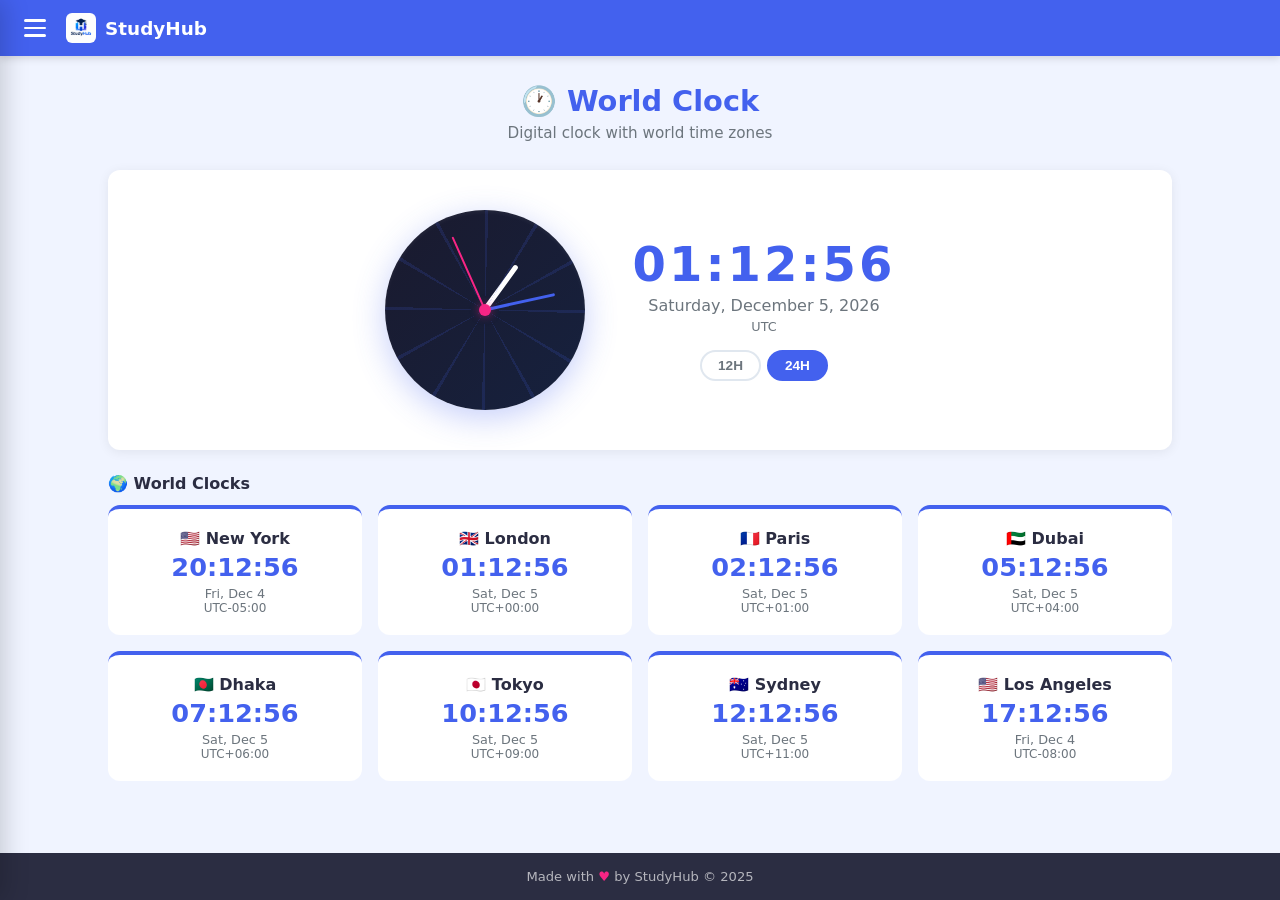
<file: clock.html>
<!DOCTYPE html>
<html lang="en">
<head>
  <meta charset="UTF-8">
  <meta name="viewport" content="width=device-width, initial-scale=1.0">
  <title>Clock – StudyHub</title>
  <link rel="stylesheet" href="css/style.css">
  <link rel="stylesheet" href="css/clock.css">
</head>
<body>

<div class="overlay" id="overlay"></div>
<aside class="sidebar" id="sidebar">
  <div class="sidebar-header">
    <img src="images/logo.png" alt="StudyHub">
    <span class="sidebar-title">StudyHub</span>
    <button class="sidebar-close" id="sidebarClose">✕</button>
  </div>
  <nav class="sidebar-nav">
    <a href="index.html" class="sidebar-link"><span class="link-icon">🏠</span> Home</a>
    <a href="calculator.html" class="sidebar-link"><span class="link-icon">🔢</span> Calculator</a>
    <a href="todo.html" class="sidebar-link"><span class="link-icon">✅</span> To-Do</a>
    <a href="notes.html" class="sidebar-link"><span class="link-icon">📝</span> Notes</a>
    <a href="stopwatch.html" class="sidebar-link"><span class="link-icon">⏱️</span> Stopwatch</a>
    <a href="clock.html" class="sidebar-link active"><span class="link-icon">🕐</span> Clock</a>
    <a href="bmi.html" class="sidebar-link"><span class="link-icon">⚖️</span> BMI Calculator</a>
    <a href="converter.html" class="sidebar-link"><span class="link-icon">🔄</span> Converter</a>
    <a href="calendar.html" class="sidebar-link"><span class="link-icon">📅</span> Calendar</a>
    <a href="game.html" class="sidebar-link"><span class="link-icon">🎯</span> Guess Game</a>
    <a href="about.html" class="sidebar-link"><span class="link-icon">ℹ️</span> About</a>
    <a href="help.html" class="sidebar-link"><span class="link-icon">❓</span> Help</a>
  </nav>
  <div class="sidebar-footer">StudyHub &copy; 2025</div>
</aside>

<nav class="navbar">
  <div class="nav-container">
    <button class="hamburger" id="hamburger" aria-label="Menu">
      <span></span><span></span><span></span>
    </button>
    <a href="index.html" class="nav-brand">
      <img src="images/logo.png" alt="StudyHub" class="nav-logo">
      <span class="brand-text">StudyHub</span>
    </a>
  </div>
</nav>

<main class="main">
  <div class="page-header">
    <h1>🕐 World Clock</h1>
    <p>Digital clock with world time zones</p>
  </div>

  <div class="main-clock card">
    <div class="analog-clock" id="analogClock">
      <div class="hand hour-hand" id="hourHand"></div>
      <div class="hand min-hand"  id="minHand"></div>
      <div class="hand sec-hand"  id="secHand"></div>
      <div class="clock-center"></div>
      <div class="clock-marks"></div>
    </div>
    <div class="digital-side">
      <div class="digital-time" id="mainTime">--:--:--</div>
      <div class="digital-date" id="mainDate">Loading…</div>
      <div class="digital-tz" id="mainTz"></div>
      <div class="ampm-toggle">
        <button class="ctab" id="btn12" onclick="setFmt(12,this)">12H</button>
        <button class="ctab active" id="btn24" onclick="setFmt(24,this)">24H</button>
      </div>
    </div>
  </div>

  <h2 style="font-size:1rem;font-weight:700;margin:24px 0 12px">🌍 World Clocks</h2>
  <div class="world-grid" id="worldGrid"></div>
</main>

<footer><p>Made with <span>♥</span> by StudyHub &copy; 2025</p></footer>
<div class="toast-container" id="toastContainer"></div>
<script>
  (function() {
    var sb = document.getElementById('sidebar');
    var ov = document.getElementById('overlay');
    var hb = document.getElementById('hamburger');
    var sc = document.getElementById('sidebarClose');
    function openSB()  { sb.classList.add('open'); ov.classList.add('open'); }
    function closeSB() { sb.classList.remove('open'); ov.classList.remove('open'); }
    hb.addEventListener('click', function() { sb.classList.contains('open') ? closeSB() : openSB(); });
    sc.addEventListener('click', closeSB);
    ov.addEventListener('click', closeSB);
    document.addEventListener('keydown', function(e) { if (e.key === 'Escape') closeSB(); });
  })();
  function toast(msg, type) {
    var t = document.createElement('div');
    t.className = 'toast' + (type ? ' ' + type : '');
    t.textContent = msg;
    document.getElementById('toastContainer').appendChild(t);
    setTimeout(function() { t.remove(); }, 3000);
  }
</script>
<script src="js/clock.js"></script>
</body>
</html>
</file>
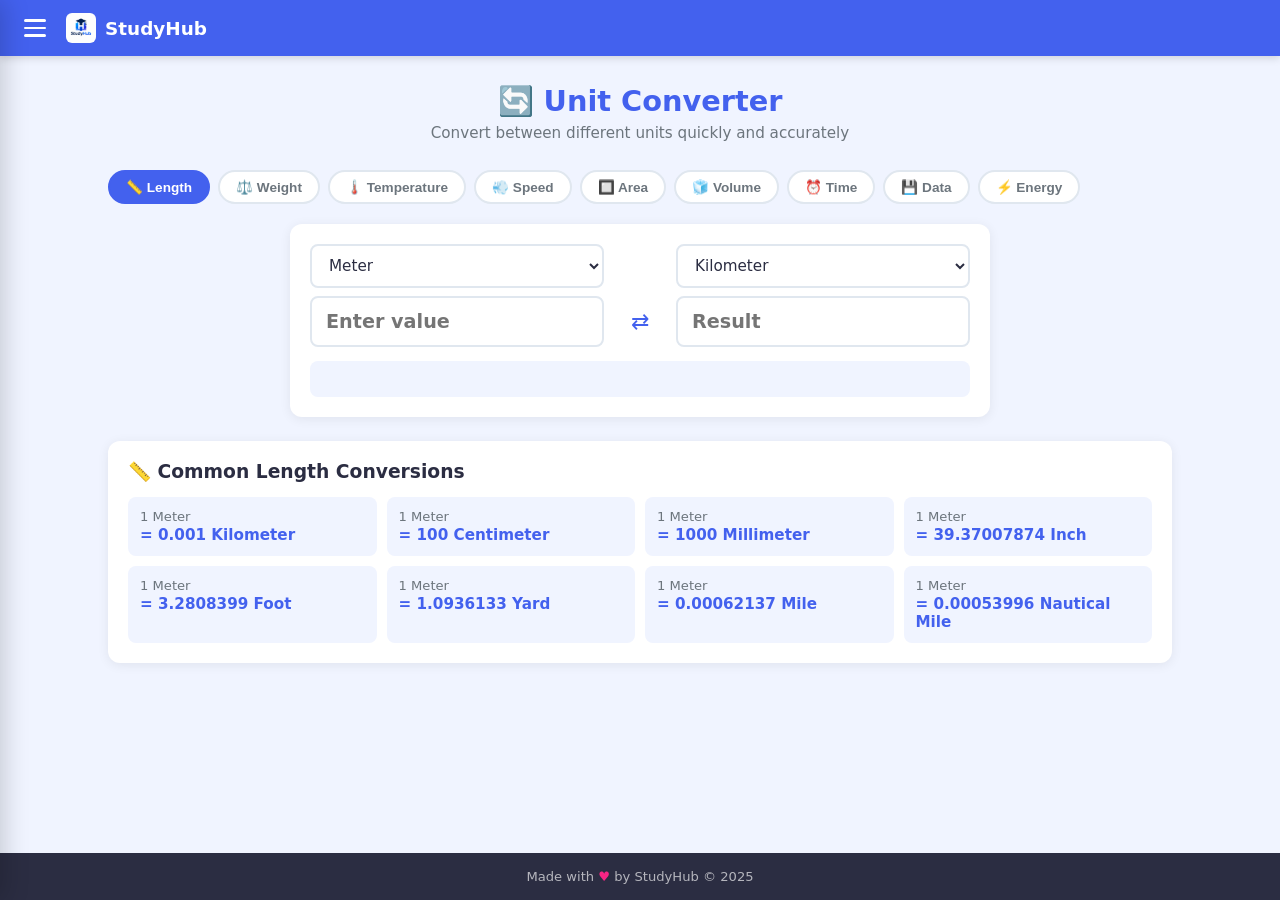
<file: converter.html>
<!DOCTYPE html>
<html lang="en">
<head>
  <meta charset="UTF-8">
  <meta name="viewport" content="width=device-width, initial-scale=1.0">
  <title>Unit Converter – StudyHub</title>
  <link rel="stylesheet" href="css/style.css">
  <link rel="stylesheet" href="css/converter.css">
</head>
<body>

<div class="overlay" id="overlay"></div>
<aside class="sidebar" id="sidebar">
  <div class="sidebar-header">
    <img src="images/logo.png" alt="StudyHub">
    <span class="sidebar-title">StudyHub</span>
    <button class="sidebar-close" id="sidebarClose">✕</button>
  </div>
  <nav class="sidebar-nav">
    <a href="index.html" class="sidebar-link"><span class="link-icon">🏠</span> Home</a>
    <a href="calculator.html" class="sidebar-link"><span class="link-icon">🔢</span> Calculator</a>
    <a href="todo.html" class="sidebar-link"><span class="link-icon">✅</span> To-Do</a>
    <a href="notes.html" class="sidebar-link"><span class="link-icon">📝</span> Notes</a>
    <a href="stopwatch.html" class="sidebar-link"><span class="link-icon">⏱️</span> Stopwatch</a>
    <a href="clock.html" class="sidebar-link"><span class="link-icon">🕐</span> Clock</a>
    <a href="bmi.html" class="sidebar-link"><span class="link-icon">⚖️</span> BMI Calculator</a>
    <a href="converter.html" class="sidebar-link active"><span class="link-icon">🔄</span> Converter</a>
    <a href="calendar.html" class="sidebar-link"><span class="link-icon">📅</span> Calendar</a>
    <a href="game.html" class="sidebar-link"><span class="link-icon">🎯</span> Guess Game</a>
    <a href="about.html" class="sidebar-link"><span class="link-icon">ℹ️</span> About</a>
    <a href="help.html" class="sidebar-link"><span class="link-icon">❓</span> Help</a>
  </nav>
  <div class="sidebar-footer">StudyHub &copy; 2025</div>
</aside>

<nav class="navbar">
  <div class="nav-container">
    <button class="hamburger" id="hamburger" aria-label="Menu">
      <span></span><span></span><span></span>
    </button>
    <a href="index.html" class="nav-brand">
      <img src="images/logo.png" alt="StudyHub" class="nav-logo">
      <span class="brand-text">StudyHub</span>
    </a>
  </div>
</nav>

<main class="main">
  <div class="page-header">
    <h1>🔄 Unit Converter</h1>
    <p>Convert between different units quickly and accurately</p>
  </div>

  <div class="cat-pills" id="catPills"></div>

  <div class="card conv-card">
    <div class="conv-row">
      <div class="conv-side">
        <select class="input" id="fromUnit" onchange="convert()"></select>
        <input type="number" class="input conv-input" id="fromVal" placeholder="Enter value" oninput="convert()">
      </div>
      <button class="swap-btn" onclick="swapUnits()" title="Swap">⇄</button>
      <div class="conv-side">
        <select class="input" id="toUnit" onchange="convert()"></select>
        <input type="number" class="input conv-input" id="toVal" placeholder="Result" readonly>
      </div>
    </div>
    <div class="conv-formula" id="convFormula"></div>
  </div>

  <div class="card mt-3">
    <h3 style="margin-bottom:14px;font-weight:700" id="tableTitle">Common Conversions</h3>
    <div id="convTable"></div>
  </div>
</main>

<footer><p>Made with <span>♥</span> by StudyHub &copy; 2025</p></footer>
<div class="toast-container" id="toastContainer"></div>
<script>
  (function() {
    var sb = document.getElementById('sidebar');
    var ov = document.getElementById('overlay');
    var hb = document.getElementById('hamburger');
    var sc = document.getElementById('sidebarClose');
    function openSB()  { sb.classList.add('open'); ov.classList.add('open'); }
    function closeSB() { sb.classList.remove('open'); ov.classList.remove('open'); }
    hb.addEventListener('click', function() { sb.classList.contains('open') ? closeSB() : openSB(); });
    sc.addEventListener('click', closeSB);
    ov.addEventListener('click', closeSB);
    document.addEventListener('keydown', function(e) { if (e.key === 'Escape') closeSB(); });
  })();
  function toast(msg, type) {
    var t = document.createElement('div');
    t.className = 'toast' + (type ? ' ' + type : '');
    t.textContent = msg;
    document.getElementById('toastContainer').appendChild(t);
    setTimeout(function() { t.remove(); }, 3000);
  }
</script>
<script src="js/converter.js"></script>
</body>
</html>
</file>
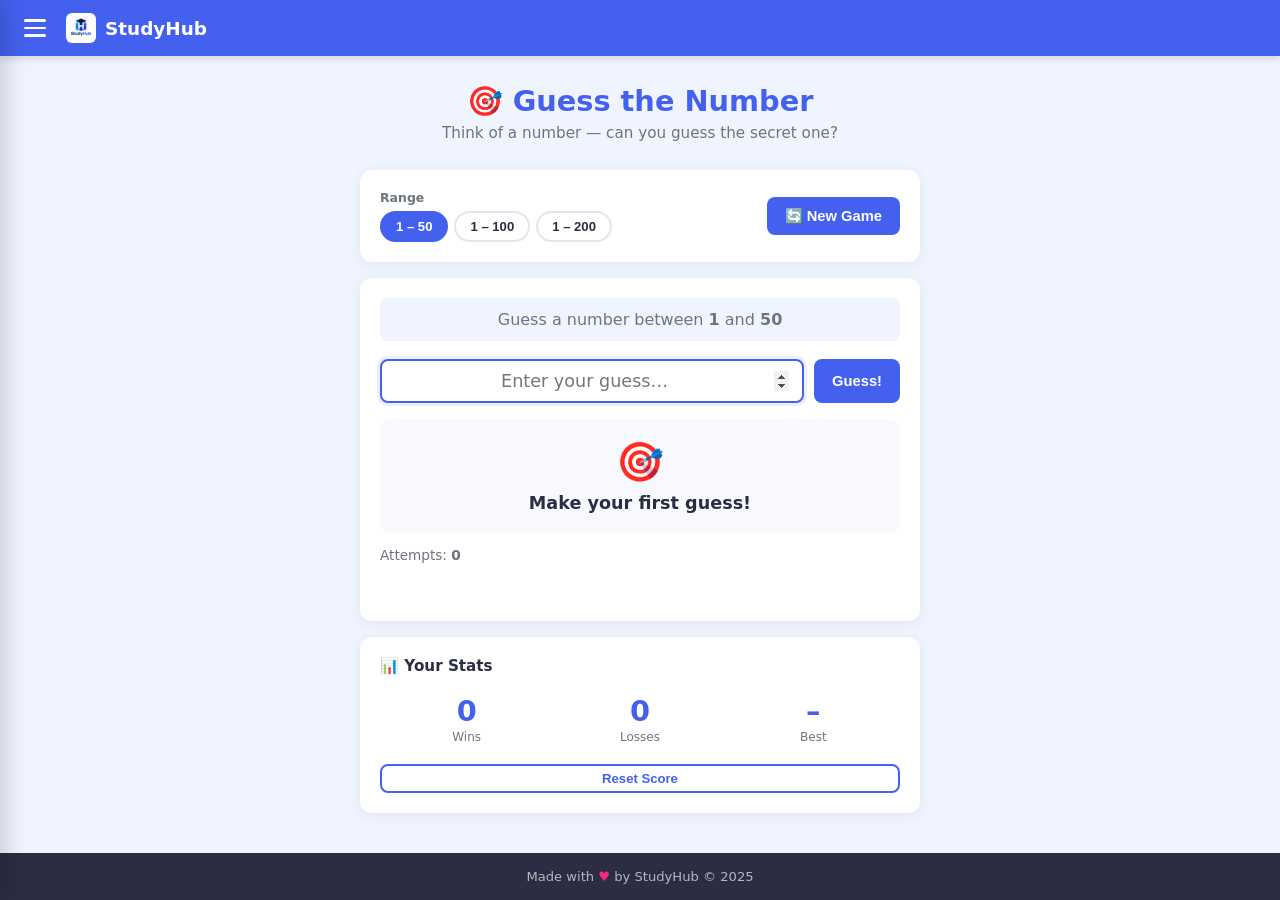
<file: game.html>
<!DOCTYPE html>
<html lang="en">
<head>
  <meta charset="UTF-8">
  <meta name="viewport" content="width=device-width, initial-scale=1.0">
  <title>Guess Game – StudyHub</title>
  <link rel="stylesheet" href="css/style.css">
  <link rel="stylesheet" href="css/game.css">
</head>
<body>

<div class="overlay" id="overlay"></div>
<aside class="sidebar" id="sidebar">
  <div class="sidebar-header">
    <img src="images/logo.png" alt="StudyHub">
    <span class="sidebar-title">StudyHub</span>
    <button class="sidebar-close" id="sidebarClose">✕</button>
  </div>
  <nav class="sidebar-nav">
    <a href="index.html" class="sidebar-link"><span class="link-icon">🏠</span> Home</a>
    <a href="calculator.html" class="sidebar-link"><span class="link-icon">🔢</span> Calculator</a>
    <a href="todo.html" class="sidebar-link"><span class="link-icon">✅</span> To-Do</a>
    <a href="notes.html" class="sidebar-link"><span class="link-icon">📝</span> Notes</a>
    <a href="stopwatch.html" class="sidebar-link"><span class="link-icon">⏱️</span> Stopwatch</a>
    <a href="clock.html" class="sidebar-link"><span class="link-icon">🕐</span> Clock</a>
    <a href="bmi.html" class="sidebar-link"><span class="link-icon">⚖️</span> BMI Calculator</a>
    <a href="converter.html" class="sidebar-link"><span class="link-icon">🔄</span> Converter</a>
    <a href="calendar.html" class="sidebar-link"><span class="link-icon">📅</span> Calendar</a>
    <a href="game.html" class="sidebar-link active"><span class="link-icon">🎯</span> Guess Game</a>
    <a href="about.html" class="sidebar-link"><span class="link-icon">ℹ️</span> About</a>
    <a href="help.html" class="sidebar-link"><span class="link-icon">❓</span> Help</a>
  </nav>
  <div class="sidebar-footer">StudyHub &copy; 2025</div>
</aside>

<nav class="navbar">
  <div class="nav-container">
    <button class="hamburger" id="hamburger" aria-label="Menu">
      <span></span><span></span><span></span>
    </button>
    <a href="index.html" class="nav-brand">
      <img src="images/logo.png" alt="StudyHub" class="nav-logo">
      <span class="brand-text">StudyHub</span>
    </a>
  </div>
</nav>

<main class="main">
  <div class="page-header">
    <h1>🎯 Guess the Number</h1>
    <p>Think of a number — can you guess the secret one?</p>
  </div>

  <div class="game-wrap">
    <div class="game-card card">
      <div class="settings-row">
        <div class="setting-group">
          <label>Range</label>
          <div class="btn-group">
            <button class="range-btn active" data-range="50" onclick="setRange(50, this)">1 – 50</button>
            <button class="range-btn" data-range="100" onclick="setRange(100, this)">1 – 100</button>
            <button class="range-btn" data-range="200" onclick="setRange(200, this)">1 – 200</button>
          </div>
        </div>
        <button class="btn btn-primary" onclick="startGame()">🔄 New Game</button>
      </div>
    </div>

    <div class="game-card card">
      <div class="target-info" id="targetInfo">
        Guess a number between <strong>1</strong> and <strong id="rangeMax">50</strong>
      </div>
      <div class="guess-row">
        <input type="number" class="input guess-input" id="guessInput" placeholder="Enter your guess…" min="1" max="50">
        <button class="btn btn-primary" onclick="submitGuess()">Guess!</button>
      </div>
      <div class="feedback-box" id="feedbackBox">
        <span class="feedback-icon" id="feedbackIcon">🎯</span>
        <span class="feedback-msg" id="feedbackMsg">Make your first guess!</span>
      </div>
      <div class="attempts-bar">
        <span>Attempts: <strong id="attemptsCount">0</strong></span>
        <span class="hint-range" id="hintRange"></span>
      </div>
      <div class="history-chips" id="historyChips"></div>
    </div>

    <div class="game-card card score-card">
      <h3>📊 Your Stats</h3>
      <div class="score-row">
        <div class="score-item">
          <div class="score-num" id="scoreWins">0</div>
          <div class="score-lbl">Wins</div>
        </div>
        <div class="score-item">
          <div class="score-num" id="scoreLosses">0</div>
          <div class="score-lbl">Losses</div>
        </div>
        <div class="score-item">
          <div class="score-num" id="scoreBest">–</div>
          <div class="score-lbl">Best</div>
        </div>
      </div>
      <button class="btn btn-outline btn-sm mt-2" onclick="clearScore()" style="width:100%">Reset Score</button>
    </div>
  </div>
</main>

<footer><p>Made with <span>♥</span> by StudyHub &copy; 2025</p></footer>
<div class="toast-container" id="toastContainer"></div>
<script>
  (function() {
    var sb = document.getElementById('sidebar');
    var ov = document.getElementById('overlay');
    var hb = document.getElementById('hamburger');
    var sc = document.getElementById('sidebarClose');
    function openSB()  { sb.classList.add('open'); ov.classList.add('open'); }
    function closeSB() { sb.classList.remove('open'); ov.classList.remove('open'); }
    hb.addEventListener('click', function() { sb.classList.contains('open') ? closeSB() : openSB(); });
    sc.addEventListener('click', closeSB);
    ov.addEventListener('click', closeSB);
    document.addEventListener('keydown', function(e) { if (e.key === 'Escape') closeSB(); });
  })();
  function toast(msg, type) {
    var t = document.createElement('div');
    t.className = 'toast' + (type ? ' ' + type : '');
    t.textContent = msg;
    document.getElementById('toastContainer').appendChild(t);
    setTimeout(function() { t.remove(); }, 3000);
  }
</script>
<script src="js/game.js"></script>
</body>
</html>
</file>
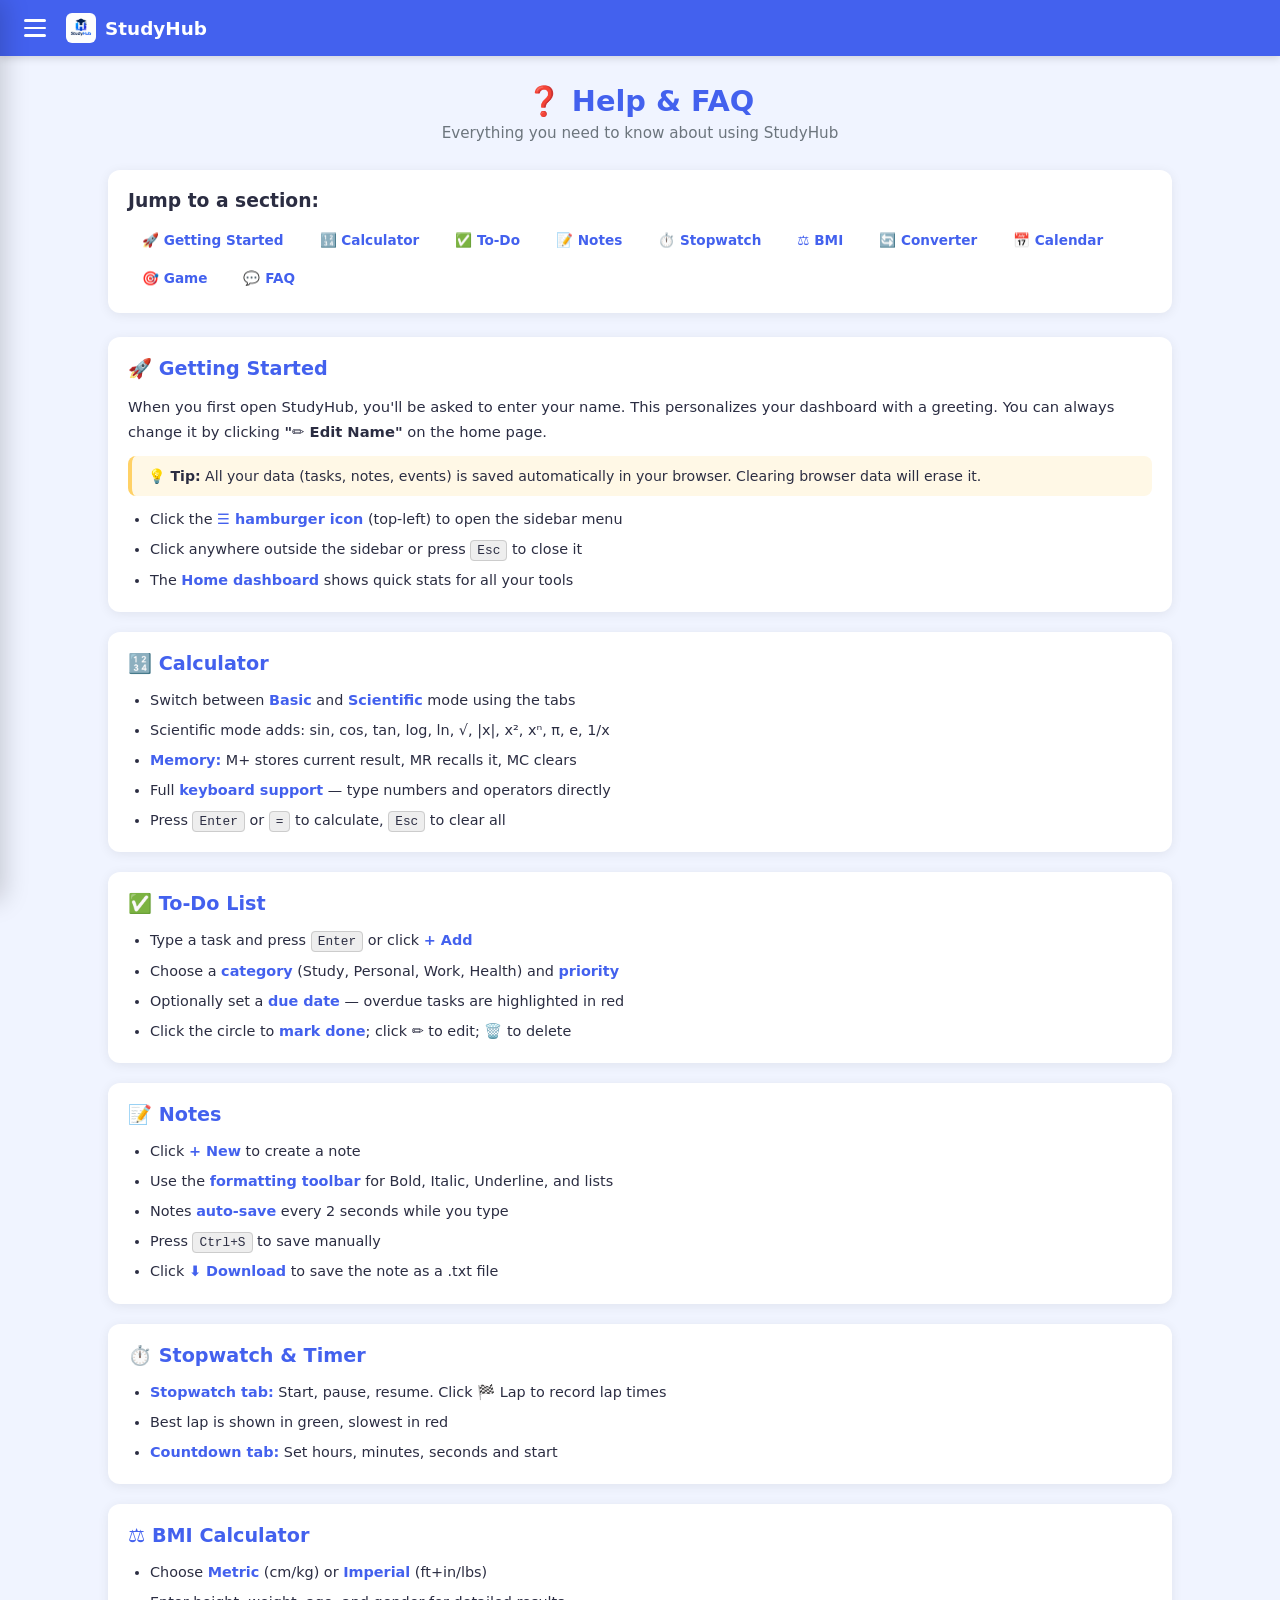
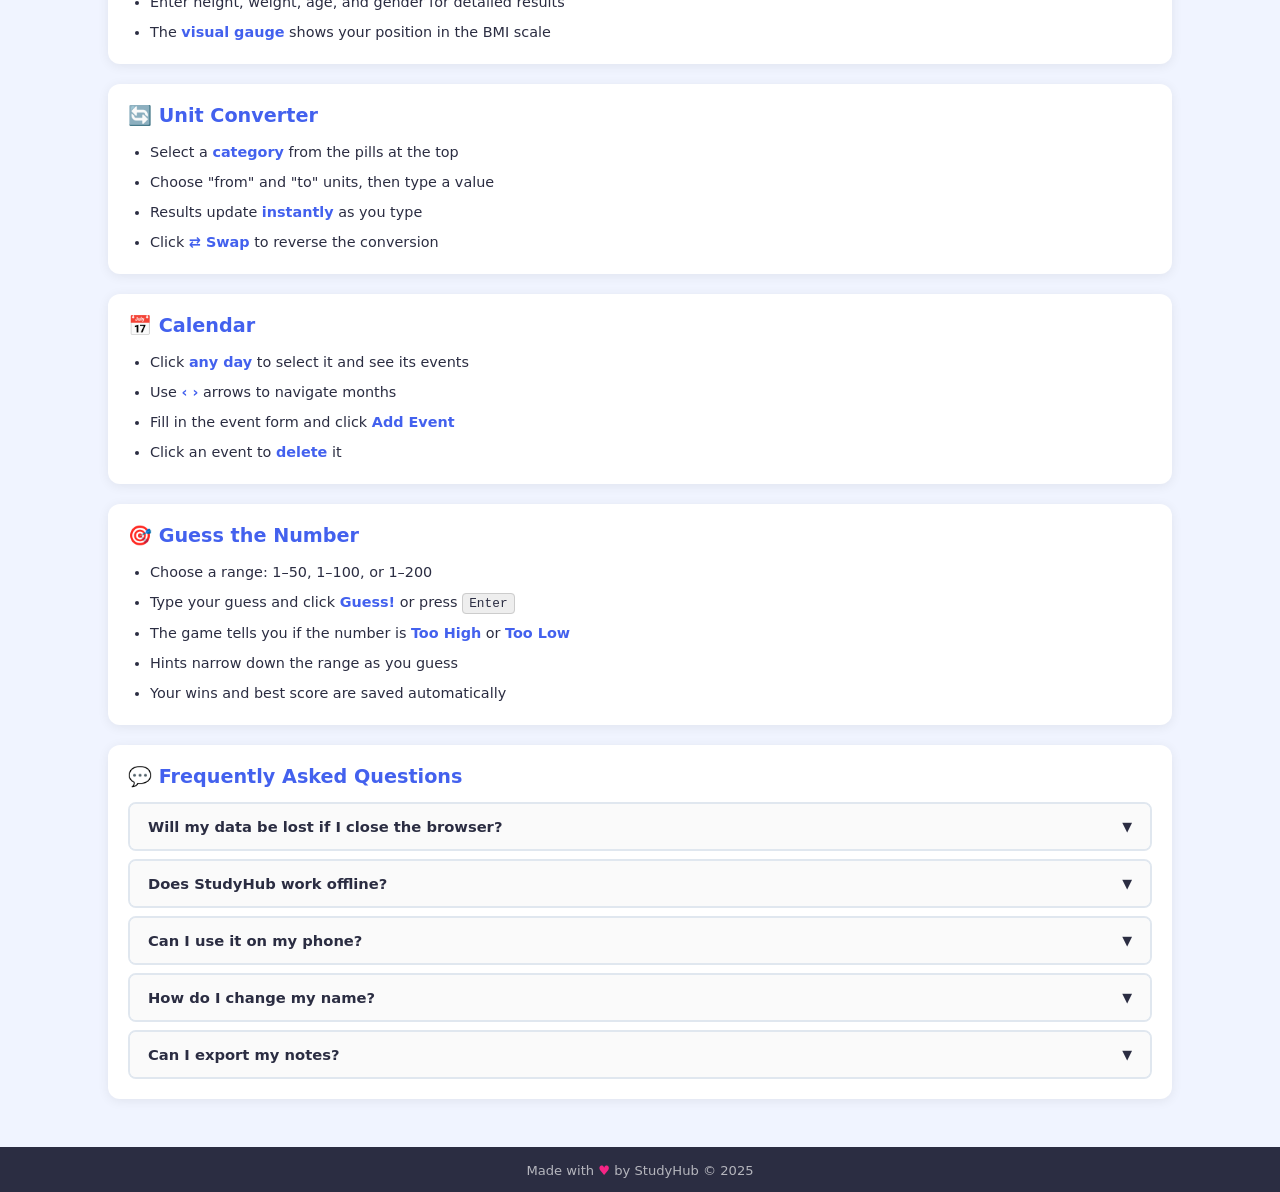
<file: help.html>
<!DOCTYPE html>
<html lang="en">
<head>
  <meta charset="UTF-8">
  <meta name="viewport" content="width=device-width, initial-scale=1.0">
  <title>Help – StudyHub</title>
  <link rel="stylesheet" href="css/style.css">
  <link rel="stylesheet" href="css/help.css">
</head>
<body>

<div class="overlay" id="overlay"></div>
<aside class="sidebar" id="sidebar">
  <div class="sidebar-header">
    <img src="images/logo.png" alt="StudyHub">
    <span class="sidebar-title">StudyHub</span>
    <button class="sidebar-close" id="sidebarClose">✕</button>
  </div>
  <nav class="sidebar-nav">
    <a href="index.html" class="sidebar-link"><span class="link-icon">🏠</span> Home</a>
    <a href="calculator.html" class="sidebar-link"><span class="link-icon">🔢</span> Calculator</a>
    <a href="todo.html" class="sidebar-link"><span class="link-icon">✅</span> To-Do</a>
    <a href="notes.html" class="sidebar-link"><span class="link-icon">📝</span> Notes</a>
    <a href="stopwatch.html" class="sidebar-link"><span class="link-icon">⏱️</span> Stopwatch</a>
    <a href="clock.html" class="sidebar-link"><span class="link-icon">🕐</span> Clock</a>
    <a href="bmi.html" class="sidebar-link"><span class="link-icon">⚖️</span> BMI Calculator</a>
    <a href="converter.html" class="sidebar-link"><span class="link-icon">🔄</span> Converter</a>
    <a href="calendar.html" class="sidebar-link"><span class="link-icon">📅</span> Calendar</a>
    <a href="game.html" class="sidebar-link"><span class="link-icon">🎯</span> Guess Game</a>
    <a href="about.html" class="sidebar-link"><span class="link-icon">ℹ️</span> About</a>
    <a href="help.html" class="sidebar-link active"><span class="link-icon">❓</span> Help</a>
  </nav>
  <div class="sidebar-footer">StudyHub &copy; 2025</div>
</aside>

<nav class="navbar">
  <div class="nav-container">
    <button class="hamburger" id="hamburger" aria-label="Menu">
      <span></span><span></span><span></span>
    </button>
    <a href="index.html" class="nav-brand">
      <img src="images/logo.png" alt="StudyHub" class="nav-logo">
      <span class="brand-text">StudyHub</span>
    </a>
  </div>
</nav>

<main class="main">
  <div class="page-header">
    <h1>❓ Help &amp; FAQ</h1>
    <p>Everything you need to know about using StudyHub</p>
  </div>

  <div class="quick-links card">
    <h3 style="margin-bottom:14px;font-weight:700">Jump to a section:</h3>
    <div class="ql-grid">
      <a href="#getting-started" class="ql-btn">🚀 Getting Started</a>
      <a href="#calculator" class="ql-btn">🔢 Calculator</a>
      <a href="#todo" class="ql-btn">✅ To-Do</a>
      <a href="#notes" class="ql-btn">📝 Notes</a>
      <a href="#stopwatch" class="ql-btn">⏱️ Stopwatch</a>
      <a href="#bmi" class="ql-btn">⚖️ BMI</a>
      <a href="#converter" class="ql-btn">🔄 Converter</a>
      <a href="#calendar" class="ql-btn">📅 Calendar</a>
      <a href="#game" class="ql-btn">🎯 Game</a>
      <a href="#faq" class="ql-btn">💬 FAQ</a>
    </div>
  </div>

  <div class="help-section card" id="getting-started">
    <h2>🚀 Getting Started</h2>
    <p>When you first open StudyHub, you'll be asked to enter your name. This personalizes your dashboard with a greeting. You can always change it by clicking <strong>"✏️ Edit Name"</strong> on the home page.</p>
    <div class="tip-box">💡 <strong>Tip:</strong> All your data (tasks, notes, events) is saved automatically in your browser. Clearing browser data will erase it.</div>
    <ul class="help-list">
      <li>Click the <strong>☰ hamburger icon</strong> (top-left) to open the sidebar menu</li>
      <li>Click anywhere outside the sidebar or press <kbd>Esc</kbd> to close it</li>
      <li>The <strong>Home dashboard</strong> shows quick stats for all your tools</li>
    </ul>
  </div>

  <div class="help-section card" id="calculator">
    <h2>🔢 Calculator</h2>
    <ul class="help-list">
      <li>Switch between <strong>Basic</strong> and <strong>Scientific</strong> mode using the tabs</li>
      <li>Scientific mode adds: sin, cos, tan, log, ln, √, |x|, x², xⁿ, π, e, 1/x</li>
      <li><strong>Memory:</strong> M+ stores current result, MR recalls it, MC clears</li>
      <li>Full <strong>keyboard support</strong> — type numbers and operators directly</li>
      <li>Press <kbd>Enter</kbd> or <kbd>=</kbd> to calculate, <kbd>Esc</kbd> to clear all</li>
    </ul>
  </div>

  <div class="help-section card" id="todo">
    <h2>✅ To-Do List</h2>
    <ul class="help-list">
      <li>Type a task and press <kbd>Enter</kbd> or click <strong>+ Add</strong></li>
      <li>Choose a <strong>category</strong> (Study, Personal, Work, Health) and <strong>priority</strong></li>
      <li>Optionally set a <strong>due date</strong> — overdue tasks are highlighted in red</li>
      <li>Click the circle to <strong>mark done</strong>; click ✏️ to edit; 🗑️ to delete</li>
    </ul>
  </div>

  <div class="help-section card" id="notes">
    <h2>📝 Notes</h2>
    <ul class="help-list">
      <li>Click <strong>+ New</strong> to create a note</li>
      <li>Use the <strong>formatting toolbar</strong> for Bold, Italic, Underline, and lists</li>
      <li>Notes <strong>auto-save</strong> every 2 seconds while you type</li>
      <li>Press <kbd>Ctrl+S</kbd> to save manually</li>
      <li>Click <strong>⬇️ Download</strong> to save the note as a .txt file</li>
    </ul>
  </div>

  <div class="help-section card" id="stopwatch">
    <h2>⏱️ Stopwatch &amp; Timer</h2>
    <ul class="help-list">
      <li><strong>Stopwatch tab:</strong> Start, pause, resume. Click 🏁 Lap to record lap times</li>
      <li>Best lap is shown in green, slowest in red</li>
      <li><strong>Countdown tab:</strong> Set hours, minutes, seconds and start</li>
    </ul>
  </div>

  <div class="help-section card" id="bmi">
    <h2>⚖️ BMI Calculator</h2>
    <ul class="help-list">
      <li>Choose <strong>Metric</strong> (cm/kg) or <strong>Imperial</strong> (ft+in/lbs)</li>
      <li>Enter height, weight, age, and gender for detailed results</li>
      <li>The <strong>visual gauge</strong> shows your position in the BMI scale</li>
    </ul>
  </div>

  <div class="help-section card" id="converter">
    <h2>🔄 Unit Converter</h2>
    <ul class="help-list">
      <li>Select a <strong>category</strong> from the pills at the top</li>
      <li>Choose "from" and "to" units, then type a value</li>
      <li>Results update <strong>instantly</strong> as you type</li>
      <li>Click <strong>⇄ Swap</strong> to reverse the conversion</li>
    </ul>
  </div>

  <div class="help-section card" id="calendar">
    <h2>📅 Calendar</h2>
    <ul class="help-list">
      <li>Click <strong>any day</strong> to select it and see its events</li>
      <li>Use <strong>‹ ›</strong> arrows to navigate months</li>
      <li>Fill in the event form and click <strong>Add Event</strong></li>
      <li>Click an event to <strong>delete</strong> it</li>
    </ul>
  </div>

  <div class="help-section card" id="game">
    <h2>🎯 Guess the Number</h2>
    <ul class="help-list">
      <li>Choose a range: 1–50, 1–100, or 1–200</li>
      <li>Type your guess and click <strong>Guess!</strong> or press <kbd>Enter</kbd></li>
      <li>The game tells you if the number is <strong>Too High</strong> or <strong>Too Low</strong></li>
      <li>Hints narrow down the range as you guess</li>
      <li>Your wins and best score are saved automatically</li>
    </ul>
  </div>

  <div class="help-section card" id="faq">
    <h2>💬 Frequently Asked Questions</h2>
    <div class="faq-list">
      <div class="faq-item">
        <div class="faq-q" onclick="toggleFaq(this)">Will my data be lost if I close the browser? <span class="faq-arrow">▼</span></div>
        <div class="faq-a">No! All data is saved in your browser's localStorage, which persists even when you close and reopen the browser. However, clearing browser data/cache will erase it.</div>
      </div>
      <div class="faq-item">
        <div class="faq-q" onclick="toggleFaq(this)">Does StudyHub work offline? <span class="faq-arrow">▼</span></div>
        <div class="faq-a">Yes! Once the page is loaded, all features work without an internet connection.</div>
      </div>
      <div class="faq-item">
        <div class="faq-q" onclick="toggleFaq(this)">Can I use it on my phone? <span class="faq-arrow">▼</span></div>
        <div class="faq-a">Absolutely! StudyHub is fully responsive and works great on mobile phones and tablets.</div>
      </div>
      <div class="faq-item">
        <div class="faq-q" onclick="toggleFaq(this)">How do I change my name? <span class="faq-arrow">▼</span></div>
        <div class="faq-a">On the Home page, click the "✏️ Edit Name" button in the welcome banner.</div>
      </div>
      <div class="faq-item">
        <div class="faq-q" onclick="toggleFaq(this)">Can I export my notes? <span class="faq-arrow">▼</span></div>
        <div class="faq-a">Yes! Open any note and click the "⬇️ Download" button to save it as a .txt file.</div>
      </div>
    </div>
  </div>
</main>

<footer><p>Made with <span>♥</span> by StudyHub &copy; 2025</p></footer>
<div class="toast-container" id="toastContainer"></div>
<script>
  (function() {
    var sb = document.getElementById('sidebar');
    var ov = document.getElementById('overlay');
    var hb = document.getElementById('hamburger');
    var sc = document.getElementById('sidebarClose');
    function openSB()  { sb.classList.add('open'); ov.classList.add('open'); }
    function closeSB() { sb.classList.remove('open'); ov.classList.remove('open'); }
    hb.addEventListener('click', function() { sb.classList.contains('open') ? closeSB() : openSB(); });
    sc.addEventListener('click', closeSB);
    ov.addEventListener('click', closeSB);
    document.addEventListener('keydown', function(e) { if (e.key === 'Escape') closeSB(); });
  })();
  function toggleFaq(el) {
    var ans = el.nextElementSibling;
    var arrow = el.querySelector('.faq-arrow');
    var isOpen = ans.style.display === 'block';
    ans.style.display = isOpen ? 'none' : 'block';
    arrow.style.transform = isOpen ? 'rotate(0)' : 'rotate(180deg)';
  }
</script>
</body>
</html>
</file>
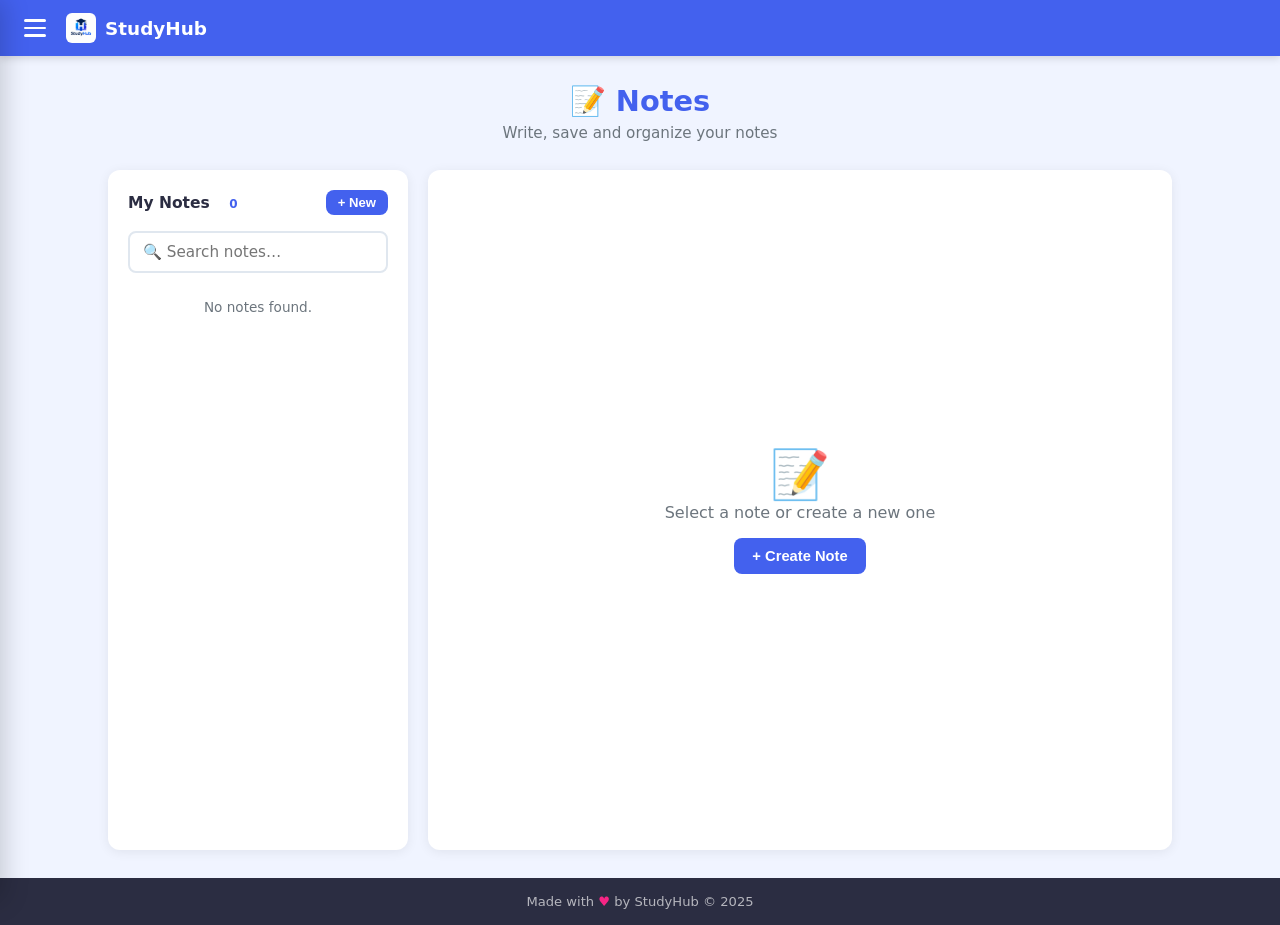
<file: notes.html>
<!DOCTYPE html>
<html lang="en">
<head>
  <meta charset="UTF-8">
  <meta name="viewport" content="width=device-width, initial-scale=1.0">
  <title>Notes – StudyHub</title>
  <link rel="stylesheet" href="css/style.css">
  <link rel="stylesheet" href="css/notes.css">
</head>
<body>

<div class="overlay" id="overlay"></div>
<aside class="sidebar" id="sidebar">
  <div class="sidebar-header">
    <img src="images/logo.png" alt="StudyHub">
    <span class="sidebar-title">StudyHub</span>
    <button class="sidebar-close" id="sidebarClose">✕</button>
  </div>
  <nav class="sidebar-nav">
    <a href="index.html" class="sidebar-link"><span class="link-icon">🏠</span> Home</a>
    <a href="calculator.html" class="sidebar-link"><span class="link-icon">🔢</span> Calculator</a>
    <a href="todo.html" class="sidebar-link"><span class="link-icon">✅</span> To-Do</a>
    <a href="notes.html" class="sidebar-link active"><span class="link-icon">📝</span> Notes</a>
    <a href="stopwatch.html" class="sidebar-link"><span class="link-icon">⏱️</span> Stopwatch</a>
    <a href="clock.html" class="sidebar-link"><span class="link-icon">🕐</span> Clock</a>
    <a href="bmi.html" class="sidebar-link"><span class="link-icon">⚖️</span> BMI Calculator</a>
    <a href="converter.html" class="sidebar-link"><span class="link-icon">🔄</span> Converter</a>
    <a href="calendar.html" class="sidebar-link"><span class="link-icon">📅</span> Calendar</a>
    <a href="game.html" class="sidebar-link"><span class="link-icon">🎯</span> Guess Game</a>
    <a href="about.html" class="sidebar-link"><span class="link-icon">ℹ️</span> About</a>
    <a href="help.html" class="sidebar-link"><span class="link-icon">❓</span> Help</a>
  </nav>
  <div class="sidebar-footer">StudyHub &copy; 2025</div>
</aside>

<nav class="navbar">
  <div class="nav-container">
    <button class="hamburger" id="hamburger" aria-label="Menu">
      <span></span><span></span><span></span>
    </button>
    <a href="index.html" class="nav-brand">
      <img src="images/logo.png" alt="StudyHub" class="nav-logo">
      <span class="brand-text">StudyHub</span>
    </a>
  </div>
</nav>

<main class="main">
  <div class="page-header">
    <h1>📝 Notes</h1>
    <p>Write, save and organize your notes</p>
  </div>

  <div class="notes-layout">
    <div class="notes-sidebar card">
      <div class="sidebar-head">
        <h3>My Notes <span id="noteCount" class="cnt-badge">0</span></h3>
        <button class="btn btn-primary btn-sm" onclick="newNote()">+ New</button>
      </div>
      <input type="text" class="input" id="searchInput" placeholder="🔍 Search notes…" oninput="renderList()" style="margin:10px 0">
      <div class="note-list" id="noteList"></div>
    </div>
    <div class="notes-editor card">
      <div id="editorPlaceholder" class="editor-placeholder">
        <div style="font-size:3rem">📝</div>
        <p>Select a note or create a new one</p>
        <button class="btn btn-primary mt-2" onclick="newNote()">+ Create Note</button>
      </div>
      <div id="editorArea" style="display:none;height:100%;display:none;flex-direction:column">
        <div class="editor-toolbar">
          <input type="text" class="input note-title-input" id="noteTitleInput" placeholder="Note title…" maxlength="80">
          <div class="toolbar-actions">
            <button class="btn btn-success btn-sm" onclick="saveNote()">💾 Save</button>
            <button class="btn btn-danger btn-sm" onclick="deleteNote()">🗑️</button>
          </div>
        </div>
        <div class="fmt-bar">
          <button onclick="fmt('bold')" title="Bold"><b>B</b></button>
          <button onclick="fmt('italic')" title="Italic"><i>I</i></button>
          <button onclick="fmt('underline')" title="Underline"><u>U</u></button>
          <button onclick="fmtList('ul')" title="Bullet list">≡</button>
          <button onclick="fmtList('ol')" title="Numbered list">1.</button>
          <button onclick="fmt('removeFormat')" title="Clear format">✕</button>
          <span class="word-count" id="wordCount">0 words</span>
        </div>
        <div class="note-editor" id="noteEditor" contenteditable="true" spellcheck="true" placeholder="Start writing…"></div>
        <div class="editor-footer">
          <span id="noteMeta" class="note-meta"></span>
          <button class="btn btn-outline btn-sm" onclick="downloadNote()">⬇️ Download</button>
        </div>
      </div>
    </div>
  </div>
</main>

<footer><p>Made with <span>♥</span> by StudyHub &copy; 2025</p></footer>
<div class="toast-container" id="toastContainer"></div>
<script>
  (function() {
    var sb = document.getElementById('sidebar');
    var ov = document.getElementById('overlay');
    var hb = document.getElementById('hamburger');
    var sc = document.getElementById('sidebarClose');
    function openSB()  { sb.classList.add('open'); ov.classList.add('open'); }
    function closeSB() { sb.classList.remove('open'); ov.classList.remove('open'); }
    hb.addEventListener('click', function() { sb.classList.contains('open') ? closeSB() : openSB(); });
    sc.addEventListener('click', closeSB);
    ov.addEventListener('click', closeSB);
    document.addEventListener('keydown', function(e) { if (e.key === 'Escape') closeSB(); });
  })();
  function toast(msg, type) {
    var t = document.createElement('div');
    t.className = 'toast' + (type ? ' ' + type : '');
    t.textContent = msg;
    document.getElementById('toastContainer').appendChild(t);
    setTimeout(function() { t.remove(); }, 3000);
  }
</script>
<script src="js/notes.js"></script>
</body>
</html>
</file>
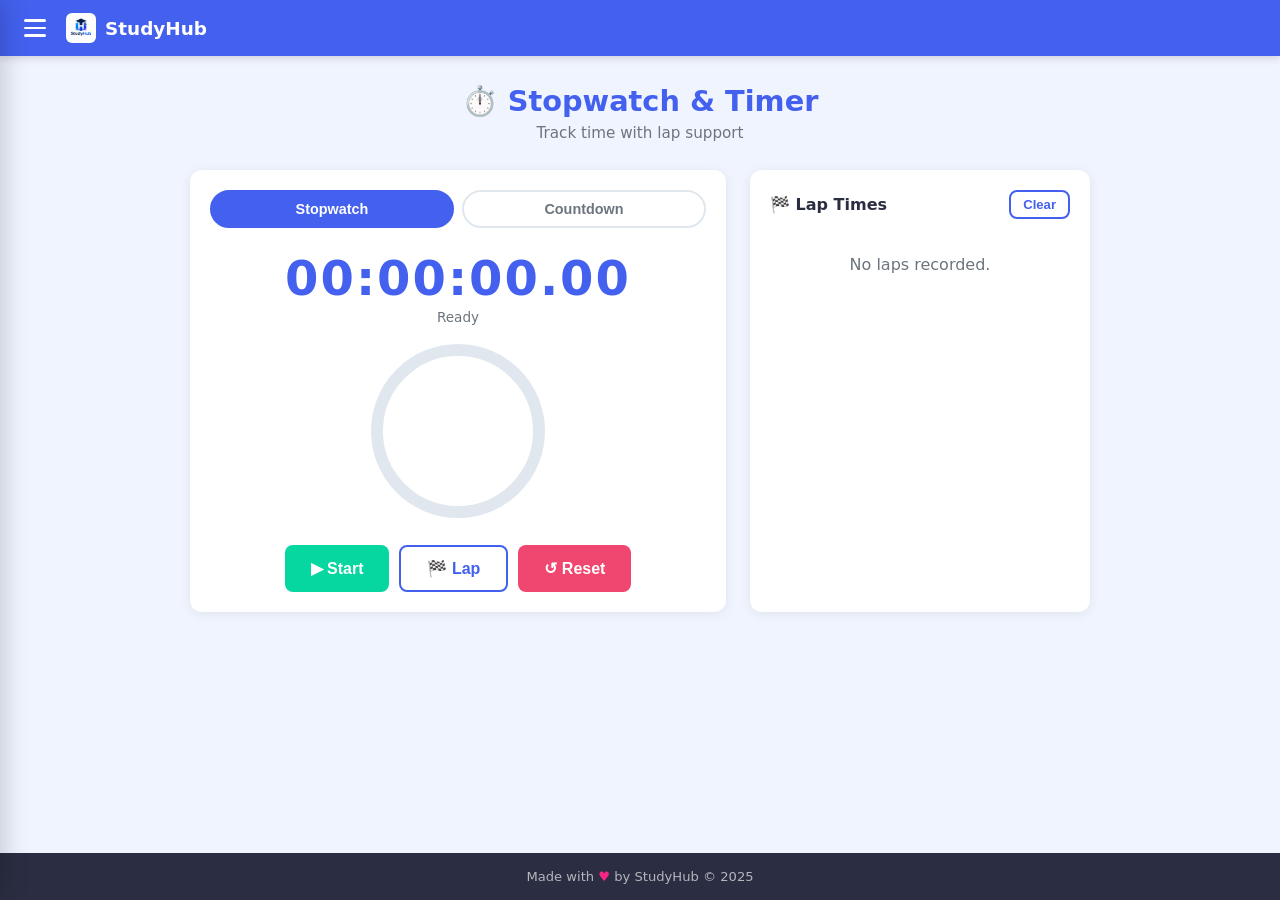
<file: stopwatch.html>
<!DOCTYPE html>
<html lang="en">
<head>
  <meta charset="UTF-8">
  <meta name="viewport" content="width=device-width, initial-scale=1.0">
  <title>Stopwatch – StudyHub</title>
  <link rel="stylesheet" href="css/style.css">
  <link rel="stylesheet" href="css/stopwatch.css">
</head>
<body>

<div class="overlay" id="overlay"></div>
<aside class="sidebar" id="sidebar">
  <div class="sidebar-header">
    <img src="images/logo.png" alt="StudyHub">
    <span class="sidebar-title">StudyHub</span>
    <button class="sidebar-close" id="sidebarClose">✕</button>
  </div>
  <nav class="sidebar-nav">
    <a href="index.html" class="sidebar-link"><span class="link-icon">🏠</span> Home</a>
    <a href="calculator.html" class="sidebar-link"><span class="link-icon">🔢</span> Calculator</a>
    <a href="todo.html" class="sidebar-link"><span class="link-icon">✅</span> To-Do</a>
    <a href="notes.html" class="sidebar-link"><span class="link-icon">📝</span> Notes</a>
    <a href="stopwatch.html" class="sidebar-link active"><span class="link-icon">⏱️</span> Stopwatch</a>
    <a href="clock.html" class="sidebar-link"><span class="link-icon">🕐</span> Clock</a>
    <a href="bmi.html" class="sidebar-link"><span class="link-icon">⚖️</span> BMI Calculator</a>
    <a href="converter.html" class="sidebar-link"><span class="link-icon">🔄</span> Converter</a>
    <a href="calendar.html" class="sidebar-link"><span class="link-icon">📅</span> Calendar</a>
    <a href="game.html" class="sidebar-link"><span class="link-icon">🎯</span> Guess Game</a>
    <a href="about.html" class="sidebar-link"><span class="link-icon">ℹ️</span> About</a>
    <a href="help.html" class="sidebar-link"><span class="link-icon">❓</span> Help</a>
  </nav>
  <div class="sidebar-footer">StudyHub &copy; 2025</div>
</aside>

<nav class="navbar">
  <div class="nav-container">
    <button class="hamburger" id="hamburger" aria-label="Menu">
      <span></span><span></span><span></span>
    </button>
    <a href="index.html" class="nav-brand">
      <img src="images/logo.png" alt="StudyHub" class="nav-logo">
      <span class="brand-text">StudyHub</span>
    </a>
  </div>
</nav>

<main class="main">
  <div class="page-header">
    <h1>⏱️ Stopwatch &amp; Timer</h1>
    <p>Track time with lap support</p>
  </div>

  <div class="sw-layout">
    <div class="card sw-card">
      <div class="sw-tabs">
        <button class="sw-tab active" onclick="switchMode('sw',this)">Stopwatch</button>
        <button class="sw-tab" onclick="switchMode('cd',this)">Countdown</button>
      </div>

      <div id="swMode">
        <div class="sw-display">
          <div class="sw-time" id="swDisplay">00:00:00.00</div>
          <div class="sw-label" id="swLabel">Ready</div>
        </div>
        <div class="sw-circle">
          <svg viewBox="0 0 120 120" class="sw-svg">
            <circle cx="60" cy="60" r="54" class="sw-bg-ring"/>
            <circle cx="60" cy="60" r="54" class="sw-ring" id="swRing"/>
          </svg>
        </div>
        <div class="sw-controls">
          <button class="btn btn-lg sw-btn-start" id="swStart" onclick="toggleSW()">▶ Start</button>
          <button class="btn btn-lg btn-outline" onclick="lapSW()">🏁 Lap</button>
          <button class="btn btn-lg btn-danger" onclick="resetSW()">↺ Reset</button>
        </div>
      </div>

      <div id="cdMode" style="display:none">
        <div class="sw-display">
          <div class="sw-time" id="cdDisplay">00:00:00</div>
          <div class="sw-label" id="cdLabel">Set time below</div>
        </div>
        <div class="cd-inputs">
          <div class="cd-inp-group">
            <input type="number" class="input cd-inp" id="cdHr" placeholder="HH" min="0" max="99" value="0">
            <span>h</span>
          </div>
          <div class="cd-inp-group">
            <input type="number" class="input cd-inp" id="cdMin" placeholder="MM" min="0" max="59" value="5">
            <span>m</span>
          </div>
          <div class="cd-inp-group">
            <input type="number" class="input cd-inp" id="cdSec" placeholder="SS" min="0" max="59" value="0">
            <span>s</span>
          </div>
        </div>
        <div class="sw-controls">
          <button class="btn btn-lg sw-btn-start" id="cdStart" onclick="toggleCD()">▶ Start</button>
          <button class="btn btn-lg btn-danger" onclick="resetCD()">↺ Reset</button>
        </div>
      </div>
    </div>

    <div class="card laps-card">
      <div class="flex justify-between items-center mb-2">
        <h3 style="font-size:1rem;font-weight:700">🏁 Lap Times</h3>
        <button class="btn btn-sm btn-outline" onclick="clearLaps()">Clear</button>
      </div>
      <div class="laps-list" id="lapsList">
        <p style="color:var(--text-light);text-align:center;padding:20px">No laps recorded.</p>
      </div>
    </div>
  </div>
</main>

<footer><p>Made with <span>♥</span> by StudyHub &copy; 2025</p></footer>
<div class="toast-container" id="toastContainer"></div>
<script>
  (function() {
    var sb = document.getElementById('sidebar');
    var ov = document.getElementById('overlay');
    var hb = document.getElementById('hamburger');
    var sc = document.getElementById('sidebarClose');
    function openSB()  { sb.classList.add('open'); ov.classList.add('open'); }
    function closeSB() { sb.classList.remove('open'); ov.classList.remove('open'); }
    hb.addEventListener('click', function() { sb.classList.contains('open') ? closeSB() : openSB(); });
    sc.addEventListener('click', closeSB);
    ov.addEventListener('click', closeSB);
    document.addEventListener('keydown', function(e) { if (e.key === 'Escape') closeSB(); });
  })();
  function toast(msg, type) {
    var t = document.createElement('div');
    t.className = 'toast' + (type ? ' ' + type : '');
    t.textContent = msg;
    document.getElementById('toastContainer').appendChild(t);
    setTimeout(function() { t.remove(); }, 3000);
  }
</script>
<script src="js/stopwatch.js"></script>
</body>
</html>
</file>
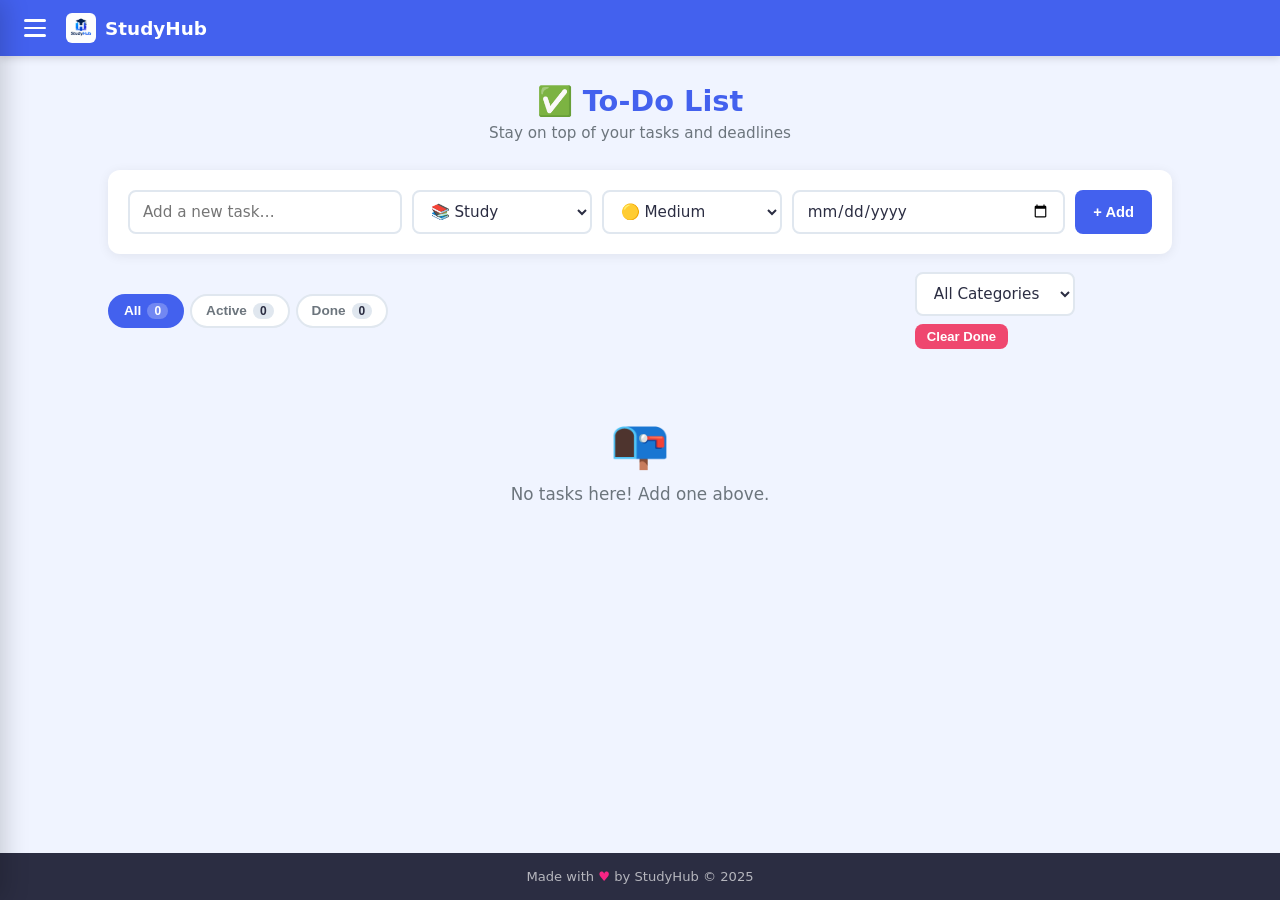
<file: todo.html>
<!DOCTYPE html>
<html lang="en">
<head>
  <meta charset="UTF-8">
  <meta name="viewport" content="width=device-width, initial-scale=1.0">
  <title>To-Do List – StudyHub</title>
  <link rel="stylesheet" href="css/style.css">
  <link rel="stylesheet" href="css/todo.css">
</head>
<body>

<div class="overlay" id="overlay"></div>
<aside class="sidebar" id="sidebar">
  <div class="sidebar-header">
    <img src="images/logo.png" alt="StudyHub">
    <span class="sidebar-title">StudyHub</span>
    <button class="sidebar-close" id="sidebarClose">✕</button>
  </div>
  <nav class="sidebar-nav">
    <a href="index.html" class="sidebar-link"><span class="link-icon">🏠</span> Home</a>
    <a href="calculator.html" class="sidebar-link"><span class="link-icon">🔢</span> Calculator</a>
    <a href="todo.html" class="sidebar-link active"><span class="link-icon">✅</span> To-Do</a>
    <a href="notes.html" class="sidebar-link"><span class="link-icon">📝</span> Notes</a>
    <a href="stopwatch.html" class="sidebar-link"><span class="link-icon">⏱️</span> Stopwatch</a>
    <a href="clock.html" class="sidebar-link"><span class="link-icon">🕐</span> Clock</a>
    <a href="bmi.html" class="sidebar-link"><span class="link-icon">⚖️</span> BMI Calculator</a>
    <a href="converter.html" class="sidebar-link"><span class="link-icon">🔄</span> Converter</a>
    <a href="calendar.html" class="sidebar-link"><span class="link-icon">📅</span> Calendar</a>
    <a href="game.html" class="sidebar-link"><span class="link-icon">🎯</span> Guess Game</a>
    <a href="about.html" class="sidebar-link"><span class="link-icon">ℹ️</span> About</a>
    <a href="help.html" class="sidebar-link"><span class="link-icon">❓</span> Help</a>
  </nav>
  <div class="sidebar-footer">StudyHub &copy; 2025</div>
</aside>

<nav class="navbar">
  <div class="nav-container">
    <button class="hamburger" id="hamburger" aria-label="Menu">
      <span></span><span></span><span></span>
    </button>
    <a href="index.html" class="nav-brand">
      <img src="images/logo.png" alt="StudyHub" class="nav-logo">
      <span class="brand-text">StudyHub</span>
    </a>
  </div>
</nav>

<main class="main">
  <div class="page-header">
    <h1>✅ To-Do List</h1>
    <p>Stay on top of your tasks and deadlines</p>
  </div>

  <div class="card add-card">
    <div class="add-row">
      <input type="text" class="input" id="taskInput" placeholder="Add a new task…" maxlength="120">
      <select class="input sel-cat" id="taskCat">
        <option value="Study">📚 Study</option>
        <option value="Personal">🏠 Personal</option>
        <option value="Work">💼 Work</option>
        <option value="Health">🏃 Health</option>
        <option value="Other">🔖 Other</option>
      </select>
      <select class="input sel-pri" id="taskPri">
        <option value="Low">🟢 Low</option>
        <option value="Medium" selected>🟡 Medium</option>
        <option value="High">🔴 High</option>
      </select>
      <input type="date" class="input" id="taskDue">
      <button class="btn btn-primary" onclick="addTask()">+ Add</button>
    </div>
  </div>

  <div class="filter-bar">
    <div class="filter-tabs">
      <button class="ftab active" onclick="setFilter('all',this)">All <span id="cntAll" class="cnt">0</span></button>
      <button class="ftab" onclick="setFilter('active',this)">Active <span id="cntActive" class="cnt">0</span></button>
      <button class="ftab" onclick="setFilter('done',this)">Done <span id="cntDone" class="cnt">0</span></button>
    </div>
    <div style="display:flex;gap:8px;align-items:center;flex-wrap:wrap">
      <select class="input" id="filterCat" style="max-width:160px" onchange="render()">
        <option value="">All Categories</option>
        <option value="Study">📚 Study</option>
        <option value="Personal">🏠 Personal</option>
        <option value="Work">💼 Work</option>
        <option value="Health">🏃 Health</option>
        <option value="Other">🔖 Other</option>
      </select>
      <button class="btn btn-sm btn-danger" onclick="clearDone()">Clear Done</button>
    </div>
  </div>

  <div class="task-list" id="taskList"></div>
  <div class="empty-state" id="emptyState" style="display:none">
    <div style="font-size:3rem">📭</div>
    <p>No tasks here! Add one above.</p>
  </div>
</main>

<footer><p>Made with <span>♥</span> by StudyHub &copy; 2025</p></footer>
<div class="toast-container" id="toastContainer"></div>
<script>
  (function() {
    var sb = document.getElementById('sidebar');
    var ov = document.getElementById('overlay');
    var hb = document.getElementById('hamburger');
    var sc = document.getElementById('sidebarClose');
    function openSB()  { sb.classList.add('open'); ov.classList.add('open'); }
    function closeSB() { sb.classList.remove('open'); ov.classList.remove('open'); }
    hb.addEventListener('click', function() { sb.classList.contains('open') ? closeSB() : openSB(); });
    sc.addEventListener('click', closeSB);
    ov.addEventListener('click', closeSB);
    document.addEventListener('keydown', function(e) { if (e.key === 'Escape') closeSB(); });
  })();
  function toast(msg, type) {
    var t = document.createElement('div');
    t.className = 'toast' + (type ? ' ' + type : '');
    t.textContent = msg;
    document.getElementById('toastContainer').appendChild(t);
    setTimeout(function() { t.remove(); }, 3000);
  }
</script>
<script src="js/todo.js"></script>
</body>
</html>
</file>
<file: css/style.css>
:root {
  --primary: #4361ee;
  --primary-dark: #3451d1;
  --success: #06d6a0;
  --warning: #ffd166;
  --danger: #ef476f;
  --text: #2b2d42;
  --text-light: #6c757d;
  --bg: #f0f4ff;
  --card: #ffffff;
  --border: #e0e7ef;
  --radius: 12px;
  --radius-sm: 8px;
  --nav-h: 56px;
  --sidebar-w: 280px;
}

* {
  box-sizing: border-box;
  margin: 0;
  padding: 0;
}

body {
  font-family: "Segoe UI", system-ui, sans-serif;
  background: var(--bg);
  color: var(--text);
  min-height: 100vh;
  display: flex;
  flex-direction: column;
}

/* ── NAVBAR ─────────────────────────────── */
.navbar {
  background: var(--primary);
  height: var(--nav-h);
  position: sticky;
  top: 0;
  z-index: 500;
  box-shadow: 0 2px 8px rgba(0, 0, 0, 0.15);
}

.nav-container {
  height: 100%;
  display: flex;
  align-items: center;
  padding: 0 18px;
  gap: 14px;
}

/* Hamburger button */
.hamburger {
  display: flex;
  flex-direction: column;
  gap: 5px;
  background: none;
  border: none;
  cursor: pointer;
  padding: 6px;
  flex-shrink: 0;
}

.hamburger span {
  display: block;
  width: 22px;
  height: 2.5px;
  background: #fff;
  border-radius: 2px;
  transition: 0.25s;
}

/* Brand */
.nav-brand {
  display: flex;
  align-items: center;
  gap: 9px;
  text-decoration: none;
}

.nav-logo {
  width: 30px;
  height: 30px;
  border-radius: 6px;
}

.brand-text {
  font-size: 1.15rem;
  font-weight: 700;
  color: #fff;
}

/* ── OVERLAY ─────────────────────────────── */
.overlay {
  position: fixed;
  inset: 0;
  background: rgba(0, 0, 0, 0.45);
  z-index: 800;
  opacity: 0;
  pointer-events: none;
  transition: opacity 0.3s ease;
}

.overlay.open {
  opacity: 1;
  pointer-events: all;
}

/* ── SIDEBAR ─────────────────────────────── */
.sidebar {
  position: fixed;
  top: 0;
  left: 0;
  width: var(--sidebar-w);
  height: 100vh;
  background: #fff;
  z-index: 900;
  display: flex;
  flex-direction: column;
  box-shadow: 4px 0 24px rgba(0, 0, 0, 0.18);
  transform: translateX(calc(-1 * var(--sidebar-w)));
  transition: transform 0.3s ease;
  overflow-y: auto;
}

.sidebar.open {
  transform: translateX(0);
}

/* Sidebar header */
.sidebar-header {
  display: flex;
  align-items: center;
  gap: 10px;
  padding: 16px 18px;
  background: var(--primary);
  flex-shrink: 0;
}

.sidebar-header img {
  width: 32px;
  height: 32px;
  border-radius: 7px;
}

.sidebar-header .sidebar-title {
  font-size: 1.1rem;
  font-weight: 700;
  color: #fff;
  flex: 1;
}

.sidebar-close {
  background: rgba(255, 255, 255, 0.18);
  border: none;
  color: #fff;
  font-size: 1rem;
  width: 30px;
  height: 30px;
  border-radius: 6px;
  cursor: pointer;
  display: flex;
  align-items: center;
  justify-content: center;
  transition: 0.15s;
}

.sidebar-close:hover {
  background: rgba(255, 255, 255, 0.3);
}

/* Sidebar nav */
.sidebar-nav {
  flex: 1;
  padding: 10px 10px;
  display: flex;
  flex-direction: column;
  gap: 2px;
}

.sidebar-link {
  display: flex;
  align-items: center;
  gap: 12px;
  padding: 11px 14px;
  border-radius: 9px;
  text-decoration: none;
  color: var(--text);
  font-size: 0.92rem;
  font-weight: 500;
  transition: 0.15s;
}

.sidebar-link:hover {
  background: #f0f4ff;
  color: var(--primary);
}

.sidebar-link.active {
  background: #eef0ff;
  color: var(--primary);
  font-weight: 700;
}

.sidebar-link .link-icon {
  font-size: 1.1rem;
  width: 22px;
  text-align: center;
}

/* Sidebar footer */
.sidebar-footer {
  padding: 14px 18px;
  border-top: 1px solid var(--border);
  font-size: 0.75rem;
  color: var(--text-light);
  text-align: center;
}

/* ── MAIN ─────────────────────────────── */
.main {
  flex: 1;
  max-width: 1100px;
  margin: 0 auto;
  width: 100%;
  padding: 28px 18px;
}

/* ── PAGE HEADER ─────────────────────────── */
.page-header {
  text-align: center;
  margin-bottom: 28px;
}

.page-header h1 {
  font-size: 1.8rem;
  font-weight: 700;
  color: var(--primary);
  margin-bottom: 6px;
}

.page-header p {
  color: var(--text-light);
  font-size: 0.95rem;
}

/* ── CARD ─────────────────────────────── */
.card {
  background: var(--card);
  border-radius: var(--radius);
  box-shadow: 0 2px 12px rgba(0, 0, 0, 0.07);
  padding: 20px;
}

/* ── BUTTONS ─────────────────────────────── */
.btn {
  display: inline-flex;
  align-items: center;
  justify-content: center;
  gap: 6px;
  padding: 10px 18px;
  border: none;
  border-radius: var(--radius-sm);
  font-size: 0.92rem;
  font-weight: 600;
  cursor: pointer;
  transition: 0.15s;
  text-decoration: none;
}

.btn-primary {
  background: var(--primary);
  color: #fff;
}
.btn-primary:hover {
  background: var(--primary-dark);
}

.btn-danger {
  background: var(--danger);
  color: #fff;
}
.btn-danger:hover {
  background: #d43060;
}

.btn-success {
  background: var(--success);
  color: #fff;
}
.btn-success:hover {
  background: #04b888;
}

.btn-warning {
  background: var(--warning);
  color: var(--text);
}
.btn-warning:hover {
  background: #e6bb44;
}

.btn-outline {
  background: transparent;
  border: 2px solid var(--primary);
  color: var(--primary);
}
.btn-outline:hover {
  background: var(--primary);
  color: #fff;
}

.btn-sm {
  padding: 5px 12px;
  font-size: 0.82rem;
}
.btn-lg {
  padding: 12px 26px;
  font-size: 1rem;
}
.w-full {
  width: 100%;
}

/* ── INPUTS ─────────────────────────────── */
input,
select,
textarea {
  font-family: inherit;
  font-size: 0.95rem;
  color: var(--text);
}

.input {
  width: 100%;
  padding: 10px 13px;
  border: 2px solid var(--border);
  border-radius: var(--radius-sm);
  background: #fff;
  outline: none;
  transition: 0.15s;
}

.input:focus {
  border-color: var(--primary);
  box-shadow: 0 0 0 3px rgba(67, 97, 238, 0.1);
}

/* ── BADGE ─────────────────────────────── */
.badge {
  display: inline-block;
  padding: 3px 10px;
  border-radius: 50px;
  font-size: 0.74rem;
  font-weight: 600;
}

.badge-primary {
  background: #eef0ff;
  color: var(--primary);
}
.badge-success {
  background: #e6fbf4;
  color: #039d77;
}
.badge-danger {
  background: #fdedf1;
  color: var(--danger);
}
.badge-warning {
  background: #fff8e6;
  color: #9a6e00;
}

/* ── FOOTER ─────────────────────────────── */
footer {
  background: var(--text);
  color: rgba(255, 255, 255, 0.65);
  text-align: center;
  padding: 16px;
  font-size: 0.82rem;
  margin-top: auto;
}

footer span {
  color: #f72585;
}

/* ── MODAL ─────────────────────────────── */
.modal-overlay {
  position: fixed;
  inset: 0;
  background: rgba(0, 0, 0, 0.5);
  display: flex;
  align-items: center;
  justify-content: center;
  z-index: 2000;
}

.modal-overlay.hidden {
  display: none;
}

.modal-box {
  background: #fff;
  border-radius: var(--radius);
  padding: 32px 28px;
  max-width: 400px;
  width: 90%;
  text-align: center;
  animation: popIn 0.25s ease;
}

@keyframes popIn {
  from {
    transform: scale(0.85);
    opacity: 0;
  }
  to {
    transform: scale(1);
    opacity: 1;
  }
}

.modal-box h2 {
  font-size: 1.4rem;
  color: var(--primary);
  margin-bottom: 8px;
}
.modal-box p {
  color: var(--text-light);
  margin-bottom: 18px;
  font-size: 0.9rem;
}
.modal-box .input {
  margin-bottom: 14px;
  text-align: center;
  font-size: 1rem;
}

/* ── TOAST ─────────────────────────────── */
.toast-container {
  position: fixed;
  bottom: 20px;
  right: 20px;
  display: flex;
  flex-direction: column;
  gap: 8px;
  z-index: 3000;
}

.toast {
  background: var(--text);
  color: #fff;
  padding: 11px 18px;
  border-radius: var(--radius-sm);
  font-size: 0.88rem;
  box-shadow: 0 4px 16px rgba(0, 0, 0, 0.18);
  animation: slideIn 0.25s ease;
}

.toast.success {
  background: var(--success);
}
.toast.danger {
  background: var(--danger);
}
.toast.warning {
  background: var(--warning);
  color: var(--text);
}

@keyframes slideIn {
  from {
    transform: translateX(60px);
    opacity: 0;
  }
  to {
    transform: translateX(0);
    opacity: 1;
  }
}

/* ── UTILITIES ─────────────────────────────── */
.text-center {
  text-align: center;
}
.text-muted {
  color: var(--text-light);
  font-size: 0.88rem;
}
.mt-1 {
  margin-top: 8px;
}
.mt-2 {
  margin-top: 16px;
}
.mt-3 {
  margin-top: 24px;
}
.mb-2 {
  margin-bottom: 16px;
}
.flex {
  display: flex;
}
.gap-2 {
  gap: 16px;
}
.items-center {
  align-items: center;
}
.justify-between {
  justify-content: space-between;
}

/* ── RESPONSIVE ─────────────────────────────── */
@media (max-width: 600px) {
  .main {
    padding: 18px 12px;
  }
  .page-header h1 {
    font-size: 1.5rem;
  }
  .card {
    padding: 16px 14px;
  }
  .btn-lg {
    padding: 10px 20px;
    font-size: 0.95rem;
  }
}
</file>
<file: css/home.css>
/* ── BANNER ─────────────────────────── */
.banner {
  background: linear-gradient(135deg, #4361ee 0%, #7b2ff7 100%);
  border-radius: 16px;
  padding: 32px;
  display: flex;
  justify-content: space-between;
  align-items: center;
  color: #fff;
  margin-bottom: 24px;
  gap: 20px;
  position: relative;
  overflow: hidden;
}

.banner::before {
  content: "";
  position: absolute;
  top: -40px;
  right: -40px;
  width: 200px;
  height: 200px;
  background: rgba(255, 255, 255, 0.06);
  border-radius: 50%;
}

.banner::after {
  content: "";
  position: absolute;
  bottom: -60px;
  right: 60px;
  width: 140px;
  height: 140px;
  background: rgba(255, 255, 255, 0.04);
  border-radius: 50%;
}

.banner-left h1 {
  font-size: 1.65rem;
  font-weight: 700;
  margin-bottom: 6px;
  letter-spacing: -0.3px;
}

.banner-left p {
  font-size: 0.9rem;
  opacity: 0.82;
  margin-bottom: 18px;
}

.edit-btn {
  background: rgba(255, 255, 255, 0.18);
  border: 1px solid rgba(255, 255, 255, 0.3);
  color: #fff;
  padding: 7px 16px;
  border-radius: 8px;
  font-size: 0.82rem;
  font-weight: 500;
  cursor: pointer;
  transition: 0.15s;
  letter-spacing: 0.2px;
}

.edit-btn:hover {
  background: rgba(255, 255, 255, 0.28);
}

.banner-right {
  text-align: right;
  flex-shrink: 0;
  position: relative;
  z-index: 1;
}

.live-time {
  font-size: 2.2rem;
  font-weight: 700;
  letter-spacing: 3px;
  font-variant-numeric: tabular-nums;
  line-height: 1;
}

.live-date {
  font-size: 0.78rem;
  opacity: 0.78;
  margin-top: 6px;
  letter-spacing: 0.3px;
}

/* ── STATS ──────────────────────────── */
.stats-row {
  display: grid;
  grid-template-columns: repeat(4, 1fr);
  gap: 14px;
  margin-bottom: 30px;
}

.stat-box {
  background: #fff;
  border-radius: 12px;
  padding: 18px 16px;
  display: flex;
  align-items: center;
  gap: 14px;
  box-shadow: 0 2px 10px rgba(0, 0, 0, 0.06);
  transition: 0.15s;
}

.stat-box:hover {
  transform: translateY(-2px);
  box-shadow: 0 6px 18px rgba(67, 97, 238, 0.1);
}

.stat-icon {
  font-size: 1.8rem;
  flex-shrink: 0;
}

.stat-num {
  font-size: 1.6rem;
  font-weight: 700;
  color: #4361ee;
  line-height: 1;
}

.stat-lbl {
  font-size: 0.74rem;
  color: #6c757d;
  margin-top: 3px;
  font-weight: 500;
}

/* ── SECTION TITLE ──────────────────── */
.section-title {
  font-size: 0.95rem;
  font-weight: 700;
  color: #2b2d42;
  margin-bottom: 14px;
  padding-left: 2px;
  text-transform: uppercase;
  letter-spacing: 0.5px;
}

/* ── TOOLS GRID ─────────────────────── */
.tools-grid {
  display: grid;
  grid-template-columns: repeat(auto-fill, minmax(150px, 1fr));
  gap: 12px;
}

.tool-card {
  background: #fff;
  border-radius: 12px;
  padding: 20px 14px;
  display: flex;
  flex-direction: column;
  align-items: center;
  text-align: center;
  gap: 6px;
  text-decoration: none;
  color: #2b2d42;
  box-shadow: 0 2px 10px rgba(0, 0, 0, 0.06);
  transition: 0.18s;
  border: 2px solid transparent;
}

.tool-card:hover {
  border-color: #4361ee;
  transform: translateY(-3px);
  box-shadow: 0 8px 24px rgba(67, 97, 238, 0.15);
}

.tool-icon {
  font-size: 2.1rem;
}

.tool-card strong {
  font-size: 0.87rem;
  font-weight: 600;
  margin-top: 2px;
}

.tool-card span {
  font-size: 0.73rem;
  color: #6c757d;
  line-height: 1.3;
}

/* ── RESPONSIVE ─────────────────────── */
@media (max-width: 720px) {
  .banner {
    flex-direction: column;
    align-items: flex-start;
    padding: 24px 20px;
  }
  .banner-right {
    text-align: left;
    align-self: flex-start;
  }
  .live-time {
    font-size: 1.6rem;
  }
  .stats-row {
    grid-template-columns: repeat(2, 1fr);
    gap: 10px;
  }
  .stat-box {
    padding: 14px 12px;
  }
}

@media (max-width: 420px) {
  .tools-grid {
    grid-template-columns: repeat(2, 1fr);
  }
  .banner-left h1 {
    font-size: 1.35rem;
  }
}
</file>
<file: css/about.css>
/* ===========================
        ABOUT HERO
=========================== */

.about-hero {
  display: flex;
  justify-content: space-between;
  align-items: center;
  gap: 40px;
  padding: 45px;
  border-radius: 24px;
  background: linear-gradient(135deg, #4361ee, #5b4df3, #7b2ff7);
  color: #fff;
  overflow: hidden;
  position: relative;
}

.about-hero::before {
  content: "";
  position: absolute;
  width: 300px;
  height: 300px;
  background: rgba(255, 255, 255, 0.08);
  border-radius: 50%;
  top: -120px;
  right: -80px;
}

.about-hero::after {
  content: "";
  position: absolute;
  width: 220px;
  height: 220px;
  background: rgba(255, 255, 255, 0.06);
  border-radius: 50%;
  bottom: -100px;
  left: -80px;
}

.hero-left,
.hero-right {
  position: relative;
  z-index: 2;
}

.hero-logo {
  font-size: 55px;
  margin-bottom: 10px;
}

.hero-left h1 {
  font-size: 40px;
  font-weight: 800;
  margin-bottom: 10px;
}

.highlight {
  color: #ffd166;
}

.hero-tagline {
  font-size: 18px;
  opacity: 0.95;
  margin-bottom: 18px;
  font-style: italic;
}

.hero-desc {
  max-width: 560px;
  line-height: 1.8;
  opacity: 0.92;
  margin-bottom: 22px;
}

/* ===========================
        BADGES
=========================== */

.hero-badges {
  display: flex;
  flex-wrap: wrap;
  gap: 10px;
}

.badge {
  padding: 8px 15px;
  border-radius: 30px;
  font-size: 13px;
  font-weight: 600;
  backdrop-filter: blur(10px);
}

.badge-primary {
  background: white;
}

.badge-success {
  background: white;
}

.badge-warning {
  background: white;
}

/* ===========================
        PROFILE IMAGE
=========================== */

.hero-right {
  display: flex;
  justify-content: center;
  align-items: center;
}

.about-logo {
  width: 190px;
  height: 190px;
  object-fit: cover;
  border-radius: 50%;
  border: 6px solid rgba(255, 255, 255, 0.25);
  box-shadow: 0 20px 40px rgba(0, 0, 0, 0.25);
  transition: 0.4s;
}

.about-logo:hover {
  transform: scale(1.06) rotate(2deg);
}

/* ===========================
        SECTION TITLE
=========================== */

.section-title {
  display: flex;
  align-items: center;
  gap: 12px;
  font-size: 22px;
  font-weight: 700;
  margin-bottom: 20px;
  color: var(--text);
}

.section-title span {
  width: 5px;
  height: 25px;
  border-radius: 5px;
  background: linear-gradient(#4361ee, #7b2ff7);
}

/* ===========================
        FEATURES
=========================== */

.features-list {
  display: flex;
  flex-direction: column;
  gap: 18px;
}

.feature-row {
  display: flex;
  align-items: center;
  gap: 20px;
  padding: 22px;
  border-radius: 18px;
  transition: 0.3s;
}

.feature-row:hover {
  transform: translateY(-4px);
  box-shadow: 0 15px 35px rgba(0, 0, 0, 0.08);
}

.fr-icon {
  width: 65px;
  height: 65px;
  border-radius: 18px;
  display: flex;
  justify-content: center;
  align-items: center;
  font-size: 30px;
  flex-shrink: 0;
}

.fr-body h3 {
  margin-bottom: 6px;
  font-size: 19px;
  color: var(--text);
}

.fr-body p {
  color: var(--text-light);
  line-height: 1.7;
}

/* ===========================
        TECH GRID
=========================== */

.tech-grid {
  display: grid;
  grid-template-columns: repeat(auto-fit, minmax(220px, 1fr));
  gap: 20px;
}

.tech-card {
  padding: 28px;
  text-align: center;
  border-radius: 20px;
  transition: 0.35s;
}

.tech-card:hover {
  transform: translateY(-8px);
  box-shadow: 0 15px 35px rgba(0, 0, 0, 0.08);
}

.tech-card div {
  font-size: 55px;
}

.tech-card h3 {
  margin: 12px 0 8px;
}

.tech-card p {
  color: var(--text-light);
  line-height: 1.6;
}

/* ===========================
        ABOUT CARD
=========================== */

.privacy-card {
  padding: 25px;
}

.privacy-card h2,
.privacy-card h3 {
  margin-bottom: 12px;
}

.privacy-card p {
  line-height: 1.8;
  color: var(--text-light);
}

.contact-info {
  margin-top: 20px;
  display: grid;
  gap: 10px;
}

.contact-info p {
  padding: 12px 18px;
  border-radius: 12px;
  background: #f8f9ff;
  color: var(--text);
  font-weight: 500;
}

code {
  background: #eef2ff;
  color: #4361ee;
  padding: 3px 8px;
  border-radius: 6px;
}

/* ===========================
        SPACING
=========================== */

.mt-3 {
  margin-top: 35px;
}

/* ===========================
        MOBILE
=========================== */

@media (max-width: 768px) {
  .about-hero {
    flex-direction: column-reverse;
    text-align: center;
    padding: 30px;
  }

  .hero-left h1 {
    font-size: 32px;
  }

  .hero-tagline {
    font-size: 16px;
  }

  .hero-desc {
    max-width: 100%;
  }

  .hero-badges {
    justify-content: center;
  }

  .about-logo {
    width: 140px;
    height: 140px;
  }

  .section-title {
    font-size: 20px;
  }

  .feature-row {
    flex-direction: column;
    text-align: center;
  }

  .fr-body h3 {
    font-size: 18px;
  }
}
</file>
<file: css/bmi.css>
.bmi-layout {
  display: grid;
  grid-template-columns: 340px 1fr;
  gap: 24px;
  align-items: start;
}

.unit-toggle {
  display: flex;
  gap: 6px;
  margin-bottom: 20px;
}
.utab {
  flex: 1;
  padding: 8px;
  border: 2px solid var(--border);
  background: transparent;
  border-radius: 50px;
  cursor: pointer;
  font-size: 0.85rem;
  font-weight: 600;
  color: var(--text-light);
  transition: var(--transition);
}
.utab.active {
  background: var(--primary);
  border-color: var(--primary);
  color: #fff;
}

.input-group {
  margin-bottom: 14px;
}
.input-group label {
  display: block;
  font-size: 0.85rem;
  font-weight: 600;
  margin-bottom: 6px;
  color: var(--text-light);
}

.bmi-result-card {
  animation: popIn 0.3s ease;
}
@keyframes popIn {
  from {
    transform: scale(0.96);
    opacity: 0;
  }
  to {
    transform: scale(1);
    opacity: 1;
  }
}

.bmi-value-section {
  text-align: center;
  margin-bottom: 24px;
}
.bmi-num {
  font-size: 4rem;
  font-weight: 800;
  color: var(--primary);
  line-height: 1;
}
.bmi-cat {
  font-size: 1.2rem;
  font-weight: 700;
  margin: 8px 0 4px;
}
.bmi-emoji {
  font-size: 2rem;
}

/* Gauge */
.bmi-gauge-wrap {
  margin-bottom: 24px;
}
.bmi-gauge {
  position: relative;
  height: 28px;
  background: linear-gradient(
    to right,
    #118ab2,
    #06d6a0,
    #ffd166,
    #ef476f,
    #b00020
  );
  border-radius: 14px;
  overflow: visible;
}
.gauge-needle {
  position: absolute;
  top: -6px;
  width: 4px;
  height: 40px;
  background: var(--text);
  border-radius: 2px;
  transform: translateX(-50%);
  transition: left 0.6s cubic-bezier(0.34, 1.56, 0.64, 1);
  box-shadow: 0 2px 8px rgba(0, 0, 0, 0.3);
}
.gauge-labels {
  display: flex;
  justify-content: space-between;
  margin-top: 6px;
  font-size: 0.72rem;
  color: var(--text-light);
}

.bmi-info-grid {
  display: grid;
  grid-template-columns: 1fr 1fr;
  gap: 12px;
  margin-bottom: 20px;
}
.bmi-info-item {
  background: var(--bg);
  border-radius: var(--radius-sm);
  padding: 14px;
  text-align: center;
}
.bmi-info-label {
  font-size: 0.75rem;
  color: var(--text-light);
  margin-bottom: 4px;
}
.bmi-info-value {
  font-size: 1.1rem;
  font-weight: 700;
  color: var(--primary);
}

.health-tips {
  background: var(--primary-light);
  border-radius: var(--radius-sm);
  padding: 16px;
}
.health-tips h4 {
  font-size: 0.9rem;
  font-weight: 700;
  margin-bottom: 10px;
  color: var(--primary);
}
.health-tips ul {
  padding-left: 18px;
}
.health-tips li {
  font-size: 0.85rem;
  color: var(--text);
  margin-bottom: 4px;
}

/* Table */
.bmi-table-wrap {
  overflow-x: auto;
}
.bmi-table {
  width: 100%;
  border-collapse: collapse;
  font-size: 0.9rem;
}
.bmi-table th {
  background: var(--primary);
  color: #fff;
  padding: 10px 14px;
  text-align: left;
}
.bmi-table td {
  padding: 10px 14px;
  border-bottom: 1px solid var(--border);
}
.row-underweight td {
  background: #e6f7fb;
}
.row-normal td {
  background: #e6fbf4;
}
.row-overweight td {
  background: #fff8e6;
}
.row-obese1 td {
  background: #fff0e6;
}
.row-obese2 td {
  background: #fdedf1;
}
.row-obese3 td {
  background: #fce;
}

@media (max-width: 700px) {
  .bmi-layout {
    grid-template-columns: 1fr;
  }
  .bmi-info-grid {
    grid-template-columns: 1fr 1fr;
  }
}
</file>
<file: css/calculator.css>
.calc-layout {
  display: grid;
  grid-template-columns: 380px 1fr;
  gap: 24px;
  max-width: 900px;
  margin: 0 auto;
}

.calc-card {
  padding: 20px;
}

.calc-display {
  background: #1a1a2e;
  border-radius: var(--radius-sm);
  padding: 16px 20px;
  margin-bottom: 14px;
  min-height: 88px;
  display: flex;
  flex-direction: column;
  justify-content: flex-end;
  text-align: right;
}

.calc-expr {
  font-size: 0.85rem;
  color: rgba(255, 255, 255, 0.45);
  min-height: 18px;
  word-break: break-all;
}

.calc-result {
  font-size: 2rem;
  font-weight: 700;
  color: #fff;
  font-variant-numeric: tabular-nums;
  word-break: break-all;
  line-height: 1.2;
}

.calc-tabs {
  display: flex;
  gap: 6px;
  margin-bottom: 10px;
}

.ctab {
  flex: 1;
  padding: 7px;
  border: 2px solid var(--border);
  background: transparent;
  border-radius: var(--radius-sm);
  cursor: pointer;
  font-size: 0.85rem;
  font-weight: 600;
  color: var(--text-light);
  transition: var(--transition);
}

.ctab.active {
  background: var(--primary);
  border-color: var(--primary);
  color: #fff;
}

.sci-row {
  display: none;
  grid-template-columns: repeat(6, 1fr);
  gap: 5px;
  margin-bottom: 8px;
}

.sci-row.show {
  display: grid;
}

.sci-row button {
  padding: 8px 4px;
  font-size: 0.78rem;
  font-weight: 600;
  background: #f0f4ff;
  border: none;
  border-radius: var(--radius-sm);
  cursor: pointer;
  color: var(--primary);
  transition: var(--transition);
}

.sci-row button:hover {
  background: var(--primary);
  color: #fff;
}

.calc-pad {
  display: grid;
  grid-template-columns: repeat(4, 1fr);
  gap: 7px;
}

.calc-pad button {
  padding: 16px 8px;
  font-size: 1rem;
  font-weight: 600;
  border: none;
  border-radius: var(--radius-sm);
  cursor: pointer;
  background: #f5f7ff;
  color: var(--text);
  transition: var(--transition);
}

.calc-pad button:hover {
  background: var(--primary-light);
  transform: translateY(-1px);
}

.calc-pad button:active {
  transform: scale(0.95);
}

.op-btn {
  background: #eef0ff !important;
  color: var(--primary) !important;
}
.op-btn:hover {
  background: var(--primary) !important;
  color: #fff !important;
}

.fn-btn {
  background: #f5f5f5 !important;
  color: var(--text-light) !important;
  font-size: 0.85rem !important;
}

.eq-btn {
  background: var(--primary) !important;
  color: #fff !important;
  font-size: 1.2rem !important;
}
.eq-btn:hover {
  background: var(--primary-dark) !important;
}

.span2 {
  grid-column: span 2;
}

/* History */
.history-panel {
  display: flex;
  flex-direction: column;
  min-height: 200px;
}
.hist-list {
  flex: 1;
  overflow-y: auto;
  max-height: 420px;
}
.hist-item {
  padding: 10px 12px;
  border-bottom: 1px solid var(--border);
  cursor: pointer;
  transition: var(--transition);
}
.hist-item:hover {
  background: var(--primary-light);
  border-radius: var(--radius-sm);
}
.hist-expr {
  font-size: 0.82rem;
  color: var(--text-light);
}
.hist-ans {
  font-size: 1.1rem;
  font-weight: 700;
  color: var(--primary);
}
.no-hist {
  color: var(--text-light);
  font-size: 0.9rem;
  text-align: center;
  padding: 20px;
}

@media (max-width: 760px) {
  .calc-layout {
    grid-template-columns: 1fr;
  }
  .history-panel .hist-list {
    max-height: 200px;
  }
  .sci-row {
    grid-template-columns: repeat(4, 1fr);
  }
}
</file>
<file: css/calendar.css>
.cal-layout {
  display: grid;
  grid-template-columns: 1fr 320px;
  gap: 24px;
  align-items: start;
}

.cal-card {
}
.cal-header {
  display: flex;
  align-items: center;
  justify-content: space-between;
  margin-bottom: 16px;
}
.cal-nav {
  width: 36px;
  height: 36px;
  border: 2px solid var(--border);
  background: var(--card);
  border-radius: 50%;
  cursor: pointer;
  font-size: 1.4rem;
  display: flex;
  align-items: center;
  justify-content: center;
  transition: var(--transition);
  color: var(--primary);
}
.cal-nav:hover {
  background: var(--primary);
  color: #fff;
  border-color: var(--primary);
}
.cal-title {
  font-size: 1.1rem;
  font-weight: 700;
}

.cal-grid {
  display: grid;
  grid-template-columns: repeat(7, 1fr);
  gap: 3px;
}
.cal-day-name {
  text-align: center;
  font-size: 0.75rem;
  font-weight: 700;
  color: var(--text-light);
  padding: 6px 0;
}
#calDays {
  display: contents;
}

.cal-day {
  aspect-ratio: 1;
  display: flex;
  flex-direction: column;
  align-items: center;
  justify-content: flex-start;
  padding: 4px 2px;
  border-radius: var(--radius-sm);
  cursor: pointer;
  transition: var(--transition);
  position: relative;
  font-size: 0.9rem;
  font-weight: 500;
}
.cal-day:hover {
  background: var(--primary-light);
}
.cal-day.today {
  background: var(--primary);
  color: #fff;
  font-weight: 700;
}
.cal-day.other-month {
  opacity: 0.3;
}
.cal-day.selected {
  outline: 2px solid var(--primary);
  background: var(--primary-light);
}

.day-num {
  font-size: 0.85rem;
}
.day-dots {
  display: flex;
  gap: 2px;
  flex-wrap: wrap;
  justify-content: center;
  margin-top: 2px;
}
.day-dot {
  width: 5px;
  height: 5px;
  border-radius: 50%;
  flex-shrink: 0;
}

/* Events */
.event-list {
  display: flex;
  flex-direction: column;
  gap: 8px;
  max-height: 340px;
  overflow-y: auto;
}
.event-item {
  display: flex;
  gap: 12px;
  align-items: flex-start;
  padding: 10px 12px;
  border-radius: var(--radius-sm);
  background: var(--bg);
  cursor: pointer;
  border-left: 4px solid var(--primary);
  transition: var(--transition);
}
.event-item:hover {
  background: var(--primary-light);
}
.event-dot {
  width: 12px;
  height: 12px;
  border-radius: 50%;
  flex-shrink: 0;
  margin-top: 4px;
}
.event-info {
  flex: 1;
  min-width: 0;
}
.event-title {
  font-size: 0.9rem;
  font-weight: 600;
  word-break: break-word;
}
.event-date {
  font-size: 0.75rem;
  color: var(--text-light);
  margin-top: 2px;
}
.no-events {
  color: var(--text-light);
  font-size: 0.85rem;
  text-align: center;
  padding: 20px;
}

.add-event-card {
}
.modal-box .w-full {
  width: 100%;
}
.modal-box .mt-1 {
  margin-top: 8px;
}

@media (max-width: 760px) {
  .cal-layout {
    grid-template-columns: 1fr;
  }
  .cal-day {
    font-size: 0.78rem;
  }
}
</file>
<file: css/clock.css>
.main-clock {
  display: flex;
  align-items: center;
  justify-content: center;
  gap: 48px;
  padding: 40px;
  flex-wrap: wrap;
  margin-bottom: 8px;
}

.analog-clock {
  width: 200px;
  height: 200px;
  border-radius: 50%;
  position: relative;
  background: linear-gradient(135deg, #1a1a2e, #16213e);
  box-shadow:
    0 8px 32px rgba(67, 97, 238, 0.3),
    inset 0 2px 4px rgba(255, 255, 255, 0.05);
  flex-shrink: 0;
}

.hand {
  position: absolute;
  bottom: 50%;
  left: 50%;
  transform-origin: bottom center;
  border-radius: 4px;
}

.hour-hand {
  width: 5px;
  height: 55px;
  background: #fff;
  margin-left: -2.5px;
}
.min-hand {
  width: 3px;
  height: 72px;
  background: #4361ee;
  margin-left: -1.5px;
}
.sec-hand {
  width: 2px;
  height: 80px;
  background: #f72585;
  margin-left: -1px;
}

.clock-center {
  position: absolute;
  top: 50%;
  left: 50%;
  width: 12px;
  height: 12px;
  background: #f72585;
  border-radius: 50%;
  transform: translate(-50%, -50%);
  z-index: 10;
  box-shadow: 0 0 8px rgba(247, 37, 133, 0.5);
}

.clock-marks {
  position: absolute;
  inset: 0;
  border-radius: 50%;
  background: repeating-conic-gradient(
    #4361ee 0deg,
    #4361ee 2deg,
    transparent 2deg,
    transparent 30deg
  );
  opacity: 0.15;
}

.digital-side {
  text-align: center;
}
.digital-time {
  font-size: 3rem;
  font-weight: 800;
  color: var(--primary);
  font-variant-numeric: tabular-nums;
  letter-spacing: 3px;
  line-height: 1;
}
.digital-date {
  font-size: 1rem;
  color: var(--text-light);
  margin: 8px 0 4px;
}
.digital-tz {
  font-size: 0.8rem;
  color: var(--text-light);
  margin-bottom: 16px;
}

.ampm-toggle {
  display: flex;
  gap: 6px;
  justify-content: center;
}
.ctab {
  padding: 6px 16px;
  border: 2px solid var(--border);
  background: transparent;
  border-radius: 50px;
  cursor: pointer;
  font-size: 0.85rem;
  font-weight: 600;
  color: var(--text-light);
  transition: var(--transition);
}
.ctab.active {
  background: var(--primary);
  border-color: var(--primary);
  color: #fff;
}

.world-grid {
  display: grid;
  grid-template-columns: repeat(auto-fill, minmax(220px, 1fr));
  gap: 16px;
}
.world-card {
  background: var(--card);
  border-radius: var(--radius);
  padding: 20px;
  box-shadow: var(--shadow-sm);
  text-align: center;
  border-top: 4px solid var(--primary);
}
.world-city {
  font-size: 1rem;
  font-weight: 700;
  margin-bottom: 4px;
}
.world-time {
  font-size: 1.6rem;
  font-weight: 800;
  color: var(--primary);
  font-variant-numeric: tabular-nums;
}
.world-date {
  font-size: 0.8rem;
  color: var(--text-light);
  margin-top: 4px;
}
.world-tz {
  font-size: 0.75rem;
  color: var(--text-light);
}

@media (max-width: 600px) {
  .main-clock {
    gap: 24px;
    padding: 24px;
  }
  .analog-clock {
    width: 150px;
    height: 150px;
  }
  .hour-hand {
    height: 40px;
  }
  .min-hand {
    height: 54px;
  }
  .sec-hand {
    height: 60px;
  }
  .digital-time {
    font-size: 2rem;
  }
}
</file>
<file: css/converter.css>
.cat-pills {
  display: flex;
  flex-wrap: wrap;
  gap: 8px;
  margin-bottom: 20px;
}
.cat-pill {
  padding: 7px 16px;
  border: 2px solid var(--border);
  background: var(--card);
  border-radius: 50px;
  cursor: pointer;
  font-size: 0.85rem;
  font-weight: 600;
  color: var(--text-light);
  transition: var(--transition);
}
.cat-pill.active {
  background: var(--primary);
  border-color: var(--primary);
  color: #fff;
}

.conv-card {
  max-width: 700px;
  margin: 0 auto;
}

.conv-row {
  display: flex;
  align-items: flex-end;
  gap: 12px;
  flex-wrap: wrap;
}
.conv-side {
  flex: 1;
  min-width: 180px;
  display: flex;
  flex-direction: column;
  gap: 8px;
}
.conv-input {
  font-size: 1.2rem;
  font-weight: 700;
  padding: 12px 14px;
}

.swap-btn {
  background: var(--primary-light);
  border: none;
  color: var(--primary);
  width: 48px;
  height: 48px;
  border-radius: 50%;
  font-size: 1.4rem;
  cursor: pointer;
  transition: var(--transition);
  flex-shrink: 0;
  margin-bottom: 2px;
}
.swap-btn:hover {
  background: var(--primary);
  color: #fff;
  transform: rotate(180deg);
}

.conv-formula {
  margin-top: 14px;
  padding: 10px 14px;
  background: var(--bg);
  border-radius: var(--radius-sm);
  font-size: 0.85rem;
  color: var(--text-light);
  text-align: center;
  min-height: 36px;
}

/* Table */
.conv-table-grid {
  display: grid;
  grid-template-columns: repeat(auto-fill, minmax(200px, 1fr));
  gap: 10px;
}
.conv-ref-item {
  background: var(--bg);
  border-radius: var(--radius-sm);
  padding: 12px;
}
.conv-ref-from {
  font-size: 0.82rem;
  color: var(--text-light);
}
.conv-ref-to {
  font-size: 0.95rem;
  font-weight: 700;
  color: var(--primary);
  margin-top: 2px;
}

@media (max-width: 560px) {
  .conv-row {
    flex-direction: column;
  }
  .swap-btn {
    width: 100%;
    border-radius: var(--radius-sm);
  }
}
</file>
<file: css/game.css>
.game-wrap {
  display: flex;
  flex-direction: column;
  gap: 16px;
  max-width: 560px;
  margin: 0 auto;
}

.game-card {
  width: 100%;
}

/* SETTINGS */
.settings-row {
  display: flex;
  align-items: center;
  justify-content: space-between;
  gap: 12px;
  flex-wrap: wrap;
}

.setting-group label {
  font-size: 0.78rem;
  font-weight: 700;
  color: #6c757d;
  margin-bottom: 6px;
  display: block;
}

.btn-group {
  display: flex;
  gap: 6px;
}

.range-btn {
  padding: 6px 14px;
  border: 2px solid #e0e7ef;
  background: #fff;
  border-radius: 20px;
  font-size: 0.82rem;
  font-weight: 600;
  cursor: pointer;
  color: #2b2d42;
  transition: 0.15s;
}

.range-btn:hover {
  border-color: #4361ee;
  color: #4361ee;
}

.range-btn.active {
  background: #4361ee;
  border-color: #4361ee;
  color: #fff;
}

/* TARGET INFO */
.target-info {
  text-align: center;
  font-size: 1rem;
  color: #6c757d;
  margin-bottom: 18px;
  padding: 12px;
  background: #f0f4ff;
  border-radius: 8px;
}

/* GUESS ROW */
.guess-row {
  display: flex;
  gap: 10px;
  margin-bottom: 16px;
}

.guess-input {
  flex: 1;
  font-size: 1.1rem;
  text-align: center;
}

/* FEEDBACK */
.feedback-box {
  text-align: center;
  padding: 20px;
  border-radius: 10px;
  background: #f8f9ff;
  margin-bottom: 14px;
  transition: 0.2s;
}

.feedback-icon {
  font-size: 2.4rem;
  display: block;
  margin-bottom: 8px;
}

.feedback-msg {
  font-size: 1.1rem;
  font-weight: 600;
  color: #2b2d42;
}

.feedback-box.high {
  background: #fff3f5;
}
.feedback-box.low {
  background: #f0fff8;
}
.feedback-box.win {
  background: #f0fff8;
}
.feedback-box.lose {
  background: #fff8f0;
}

/* ATTEMPTS */
.attempts-bar {
  display: flex;
  justify-content: space-between;
  align-items: center;
  font-size: 0.85rem;
  color: #6c757d;
  margin-bottom: 10px;
}

.hint-range {
  font-weight: 600;
  color: #4361ee;
}

/* HISTORY CHIPS */
.history-chips {
  display: flex;
  flex-wrap: wrap;
  gap: 6px;
  min-height: 28px;
}

.chip {
  padding: 4px 12px;
  border-radius: 20px;
  font-size: 0.8rem;
  font-weight: 600;
}

.chip-high {
  background: #fdedf1;
  color: #ef476f;
}
.chip-low {
  background: #e6fbf4;
  color: #039d77;
}
.chip-win {
  background: #e6fbf4;
  color: #039d77;
}

/* SCORE CARD */
.score-card h3 {
  font-size: 0.95rem;
  font-weight: 700;
  margin-bottom: 14px;
}

.score-row {
  display: flex;
  gap: 0;
}

.score-item {
  flex: 1;
  text-align: center;
  padding: 8px 0;
}

.score-num {
  font-size: 1.8rem;
  font-weight: 700;
  color: #4361ee;
  line-height: 1;
}

.score-lbl {
  font-size: 0.75rem;
  color: #6c757d;
  margin-top: 4px;
}

.mt-2 {
  margin-top: 12px;
}

/* RESPONSIVE */
@media (max-width: 500px) {
  .settings-row {
    flex-direction: column;
    align-items: flex-start;
  }
  .guess-row {
    flex-direction: column;
  }
  .guess-row .btn {
    width: 100%;
  }
}
</file>
<file: css/help.css>
.quick-links {
  margin-bottom: 24px;
}
.ql-grid {
  display: flex;
  flex-wrap: wrap;
  gap: 8px;
}
.ql-btn {
  padding: 7px 14px;
  background: var(--primary-light);
  color: var(--primary);
  border-radius: 50px;
  text-decoration: none;
  font-size: 0.85rem;
  font-weight: 600;
  transition: var(--transition);
}
.ql-btn:hover {
  background: var(--primary);
  color: #fff;
}

.help-section {
  margin-bottom: 20px;
}
.help-section h2 {
  font-size: 1.2rem;
  font-weight: 700;
  margin-bottom: 14px;
  color: var(--primary);
}
.help-section p {
  font-size: 0.92rem;
  color: var(--text);
  line-height: 1.7;
  margin-bottom: 12px;
}

.tip-box {
  background: #fff8e6;
  border-left: 4px solid var(--warning);
  border-radius: var(--radius-sm);
  padding: 12px 16px;
  font-size: 0.88rem;
  color: var(--text);
  margin: 12px 0;
}

.help-list {
  padding-left: 22px;
  display: flex;
  flex-direction: column;
  gap: 7px;
}
.help-list li {
  font-size: 0.9rem;
  color: var(--text);
  line-height: 1.6;
}
.help-list li strong {
  color: var(--primary);
}

kbd {
  background: #eee;
  border: 1px solid #ccc;
  border-radius: 4px;
  padding: 2px 6px;
  font-size: 0.8rem;
  font-family: monospace;
}

/* FAQ */
.faq-list {
  display: flex;
  flex-direction: column;
  gap: 8px;
}
.faq-item {
  border: 2px solid var(--border);
  border-radius: var(--radius-sm);
  overflow: hidden;
}
.faq-q {
  padding: 14px 18px;
  cursor: pointer;
  font-weight: 600;
  font-size: 0.92rem;
  display: flex;
  justify-content: space-between;
  align-items: center;
  background: #fafafa;
  transition: var(--transition);
}
.faq-q:hover {
  background: var(--primary-light);
  color: var(--primary);
}
.faq-arrow {
  transition: transform 0.22s;
  font-size: 0.8rem;
}
.faq-a {
  display: none;
  padding: 14px 18px;
  background: #fff;
  font-size: 0.88rem;
  color: var(--text-light);
  line-height: 1.7;
  border-top: 1px solid var(--border);
}

@media (max-width: 600px) {
  .ql-grid {
    gap: 6px;
  }
  .ql-btn {
    font-size: 0.8rem;
    padding: 6px 12px;
  }
}
</file>
<file: css/notes.css>
.notes-layout {
  display: grid;
  grid-template-columns: 300px 1fr;
  gap: 20px;
  height: calc(100vh - 220px);
  min-height: 500px;
}

.notes-sidebar {
  display: flex;
  flex-direction: column;
  overflow: hidden;
}
.sidebar-head {
  display: flex;
  justify-content: space-between;
  align-items: center;
  margin-bottom: 6px;
}
.sidebar-head h3 {
  font-size: 0.97rem;
  font-weight: 700;
}
.cnt-badge {
  background: var(--primary-light);
  color: var(--primary);
  padding: 2px 8px;
  border-radius: 50px;
  font-size: 0.75rem;
  margin-left: 6px;
}

.note-list {
  flex: 1;
  overflow-y: auto;
  display: flex;
  flex-direction: column;
  gap: 6px;
}

.note-item {
  padding: 10px 12px;
  border-radius: var(--radius-sm);
  cursor: pointer;
  border: 2px solid transparent;
  transition: var(--transition);
  background: #fafafa;
}
.note-item:hover {
  background: var(--primary-light);
}
.note-item.active {
  border-color: var(--primary);
  background: var(--primary-light);
}
.note-item-title {
  font-size: 0.9rem;
  font-weight: 600;
  white-space: nowrap;
  overflow: hidden;
  text-overflow: ellipsis;
}
.note-item-preview {
  font-size: 0.78rem;
  color: var(--text-light);
  white-space: nowrap;
  overflow: hidden;
  text-overflow: ellipsis;
  margin-top: 2px;
}
.note-item-date {
  font-size: 0.72rem;
  color: var(--text-light);
  margin-top: 4px;
}

.notes-editor {
  display: flex;
  flex-direction: column;
  overflow: hidden;
  position: relative;
}
.editor-placeholder {
  display: flex;
  flex-direction: column;
  align-items: center;
  justify-content: center;
  flex: 1;
  color: var(--text-light);
  text-align: center;
}

.editor-toolbar {
  display: flex;
  gap: 10px;
  align-items: center;
  padding-bottom: 10px;
  border-bottom: 2px solid var(--border);
  margin-bottom: 8px;
  flex-wrap: wrap;
}
.note-title-input {
  flex: 1;
  font-size: 1.1rem;
  font-weight: 700;
  border: none;
  border-bottom: 2px solid var(--border);
  border-radius: 0;
  padding: 6px 2px;
}
.note-title-input:focus {
  border-color: var(--primary);
  box-shadow: none;
}
.toolbar-actions {
  display: flex;
  gap: 6px;
  flex-shrink: 0;
}

.fmt-bar {
  display: flex;
  gap: 4px;
  margin-bottom: 8px;
  flex-wrap: wrap;
  align-items: center;
}
.fmt-bar button {
  padding: 5px 10px;
  border: 1px solid var(--border);
  border-radius: var(--radius-sm);
  background: #fff;
  cursor: pointer;
  font-size: 0.85rem;
  transition: var(--transition);
}
.fmt-bar button:hover {
  background: var(--primary);
  color: #fff;
  border-color: var(--primary);
}
.word-count {
  margin-left: auto;
  font-size: 0.78rem;
  color: var(--text-light);
}

.note-editor {
  flex: 1;
  overflow-y: auto;
  padding: 12px;
  border: 2px solid var(--border);
  border-radius: var(--radius-sm);
  font-size: 0.97rem;
  line-height: 1.7;
  outline: none;
  transition: var(--transition);
  min-height: 200px;
}
.note-editor:focus {
  border-color: var(--primary);
}
.note-editor:empty::before {
  content: attr(placeholder);
  color: #aaa;
}

.editor-footer {
  display: flex;
  justify-content: space-between;
  align-items: center;
  padding-top: 8px;
  margin-top: 8px;
  border-top: 1px solid var(--border);
}
.note-meta {
  font-size: 0.78rem;
  color: var(--text-light);
}

@media (max-width: 760px) {
  .notes-layout {
    grid-template-columns: 1fr;
    height: auto;
  }
  .notes-sidebar {
    max-height: 250px;
  }
  .note-editor {
    min-height: 250px;
  }
}
</file>
<file: css/stopwatch.css>
.sw-layout {
  display: grid;
  grid-template-columns: 1fr 340px;
  gap: 24px;
  max-width: 900px;
  margin: 0 auto;
}
.sw-card {
  text-align: center;
}
.sw-tabs {
  display: flex;
  gap: 8px;
  margin-bottom: 24px;
}
.sw-tab {
  flex: 1;
  padding: 9px;
  border: 2px solid var(--border);
  background: transparent;
  border-radius: 50px;
  cursor: pointer;
  font-size: 0.9rem;
  font-weight: 600;
  color: var(--text-light);
  transition: var(--transition);
}
.sw-tab.active {
  background: var(--primary);
  border-color: var(--primary);
  color: #fff;
}

.sw-display {
  margin-bottom: 16px;
}
.sw-time {
  font-size: 3rem;
  font-weight: 700;
  font-variant-numeric: tabular-nums;
  color: var(--primary);
  letter-spacing: 2px;
  line-height: 1.1;
}
.sw-label {
  font-size: 0.85rem;
  color: var(--text-light);
  margin-top: 4px;
}

.sw-circle {
  position: relative;
  width: 180px;
  height: 180px;
  margin: 0 auto 24px;
}
.sw-svg {
  transform: rotate(-90deg);
}
.sw-bg-ring {
  fill: none;
  stroke: var(--border);
  stroke-width: 8;
}
.sw-ring {
  fill: none;
  stroke: var(--primary);
  stroke-width: 8;
  stroke-dasharray: 339.3;
  stroke-dashoffset: 339.3;
  stroke-linecap: round;
  transition: stroke-dashoffset 0.1s;
}
.sw-ring.running {
  stroke: var(--success);
}

.sw-controls {
  display: flex;
  gap: 10px;
  justify-content: center;
  flex-wrap: wrap;
}
.sw-btn-start {
  background: var(--success);
  color: #fff;
}
.sw-btn-start.running {
  background: var(--warning);
  color: var(--text);
}
.sw-btn-start:hover {
  opacity: 0.9;
}

.cd-inputs {
  display: flex;
  gap: 12px;
  justify-content: center;
  margin: 20px 0;
}
.cd-inp-group {
  display: flex;
  align-items: center;
  gap: 6px;
  font-weight: 700;
  font-size: 1.1rem;
  color: var(--text-light);
}
.cd-inp {
  width: 70px;
  text-align: center;
  font-size: 1.3rem;
  font-weight: 700;
  padding: 10px;
}

.laps-card {
  display: flex;
  flex-direction: column;
}
.laps-list {
  flex: 1;
  overflow-y: auto;
  max-height: 440px;
}
.lap-item {
  display: flex;
  align-items: center;
  gap: 12px;
  padding: 10px 0;
  border-bottom: 1px solid var(--border);
}
.lap-num {
  font-size: 0.8rem;
  color: var(--text-light);
  width: 40px;
  flex-shrink: 0;
}
.lap-time {
  font-size: 1.05rem;
  font-weight: 700;
  font-variant-numeric: tabular-nums;
  color: var(--primary);
  flex: 1;
}
.lap-diff {
  font-size: 0.8rem;
  color: var(--text-light);
}
.lap-best {
  color: var(--success);
}
.lap-worst {
  color: var(--danger);
}

@media (max-width: 760px) {
  .sw-layout {
    grid-template-columns: 1fr;
  }
  .sw-time {
    font-size: 2.2rem;
  }
  .sw-circle {
    width: 140px;
    height: 140px;
  }
}
</file>
<file: css/todo.css>
.add-card {
  margin-bottom: 18px;
}
.add-row {
  display: flex;
  gap: 10px;
  flex-wrap: wrap;
  align-items: stretch;
}
.add-row .input {
  flex: 1;
  min-width: 180px;
}
.sel-cat,
.sel-pri {
  max-width: 140px;
  flex: 0 0 auto;
}

.filter-bar {
  display: flex;
  align-items: center;
  justify-content: space-between;
  flex-wrap: wrap;
  gap: 12px;
  margin-bottom: 18px;
}
.filter-tabs {
  display: flex;
  gap: 6px;
}
.ftab {
  padding: 7px 14px;
  border: 2px solid var(--border);
  background: var(--card);
  border-radius: 50px;
  cursor: pointer;
  font-size: 0.85rem;
  font-weight: 600;
  color: var(--text-light);
  transition: var(--transition);
  display: flex;
  align-items: center;
  gap: 6px;
}
.ftab.active {
  background: var(--primary);
  border-color: var(--primary);
  color: #fff;
}
.ftab .cnt {
  background: rgba(255, 255, 255, 0.25);
  border-radius: 50px;
  padding: 1px 7px;
  font-size: 0.75rem;
}
.ftab:not(.active) .cnt {
  background: var(--border);
  color: var(--text);
}

.task-list {
  display: flex;
  flex-direction: column;
  gap: 10px;
}

.task-item {
  background: var(--card);
  border-radius: var(--radius);
  padding: 14px 18px;
  display: flex;
  align-items: center;
  gap: 14px;
  box-shadow: var(--shadow-sm);
  transition: var(--transition);
  border-left: 4px solid var(--border);
}
.task-item.done {
  opacity: 0.65;
}
.task-item.done .task-text {
  text-decoration: line-through;
}
.task-item.pri-High {
  border-left-color: var(--danger);
}
.task-item.pri-Medium {
  border-left-color: var(--warning);
}
.task-item.pri-Low {
  border-left-color: var(--success);
}

.task-check {
  width: 22px;
  height: 22px;
  border-radius: 50%;
  border: 2px solid var(--border);
  background: #fff;
  cursor: pointer;
  display: flex;
  align-items: center;
  justify-content: center;
  flex-shrink: 0;
  transition: var(--transition);
  font-size: 0.9rem;
}
.task-check.checked {
  background: var(--success);
  border-color: var(--success);
}

.task-body {
  flex: 1;
  min-width: 0;
}
.task-text {
  font-size: 0.97rem;
  font-weight: 500;
  margin-bottom: 4px;
  word-break: break-word;
}
.task-meta {
  display: flex;
  gap: 8px;
  flex-wrap: wrap;
  align-items: center;
}
.task-cat {
  font-size: 0.75rem;
  color: var(--text-light);
}
.task-due {
  font-size: 0.75rem;
  color: var(--text-light);
}
.task-due.overdue {
  color: var(--danger);
  font-weight: 600;
}

.task-actions {
  display: flex;
  gap: 6px;
}
.task-btn {
  background: none;
  border: none;
  cursor: pointer;
  padding: 5px 8px;
  border-radius: var(--radius-sm);
  font-size: 0.9rem;
  transition: var(--transition);
}
.task-btn:hover {
  background: var(--primary-light);
}
.task-btn.del:hover {
  background: #fdedf1;
}

.empty-state {
  text-align: center;
  padding: 48px 20px;
  color: var(--text-light);
}
.empty-state p {
  margin-top: 12px;
  font-size: 1.05rem;
}

@media (max-width: 600px) {
  .add-row {
    flex-direction: column;
  }
  .sel-cat,
  .sel-pri {
    max-width: 100%;
  }
  .filter-bar {
    flex-direction: column;
    align-items: stretch;
  }
}
</file>
